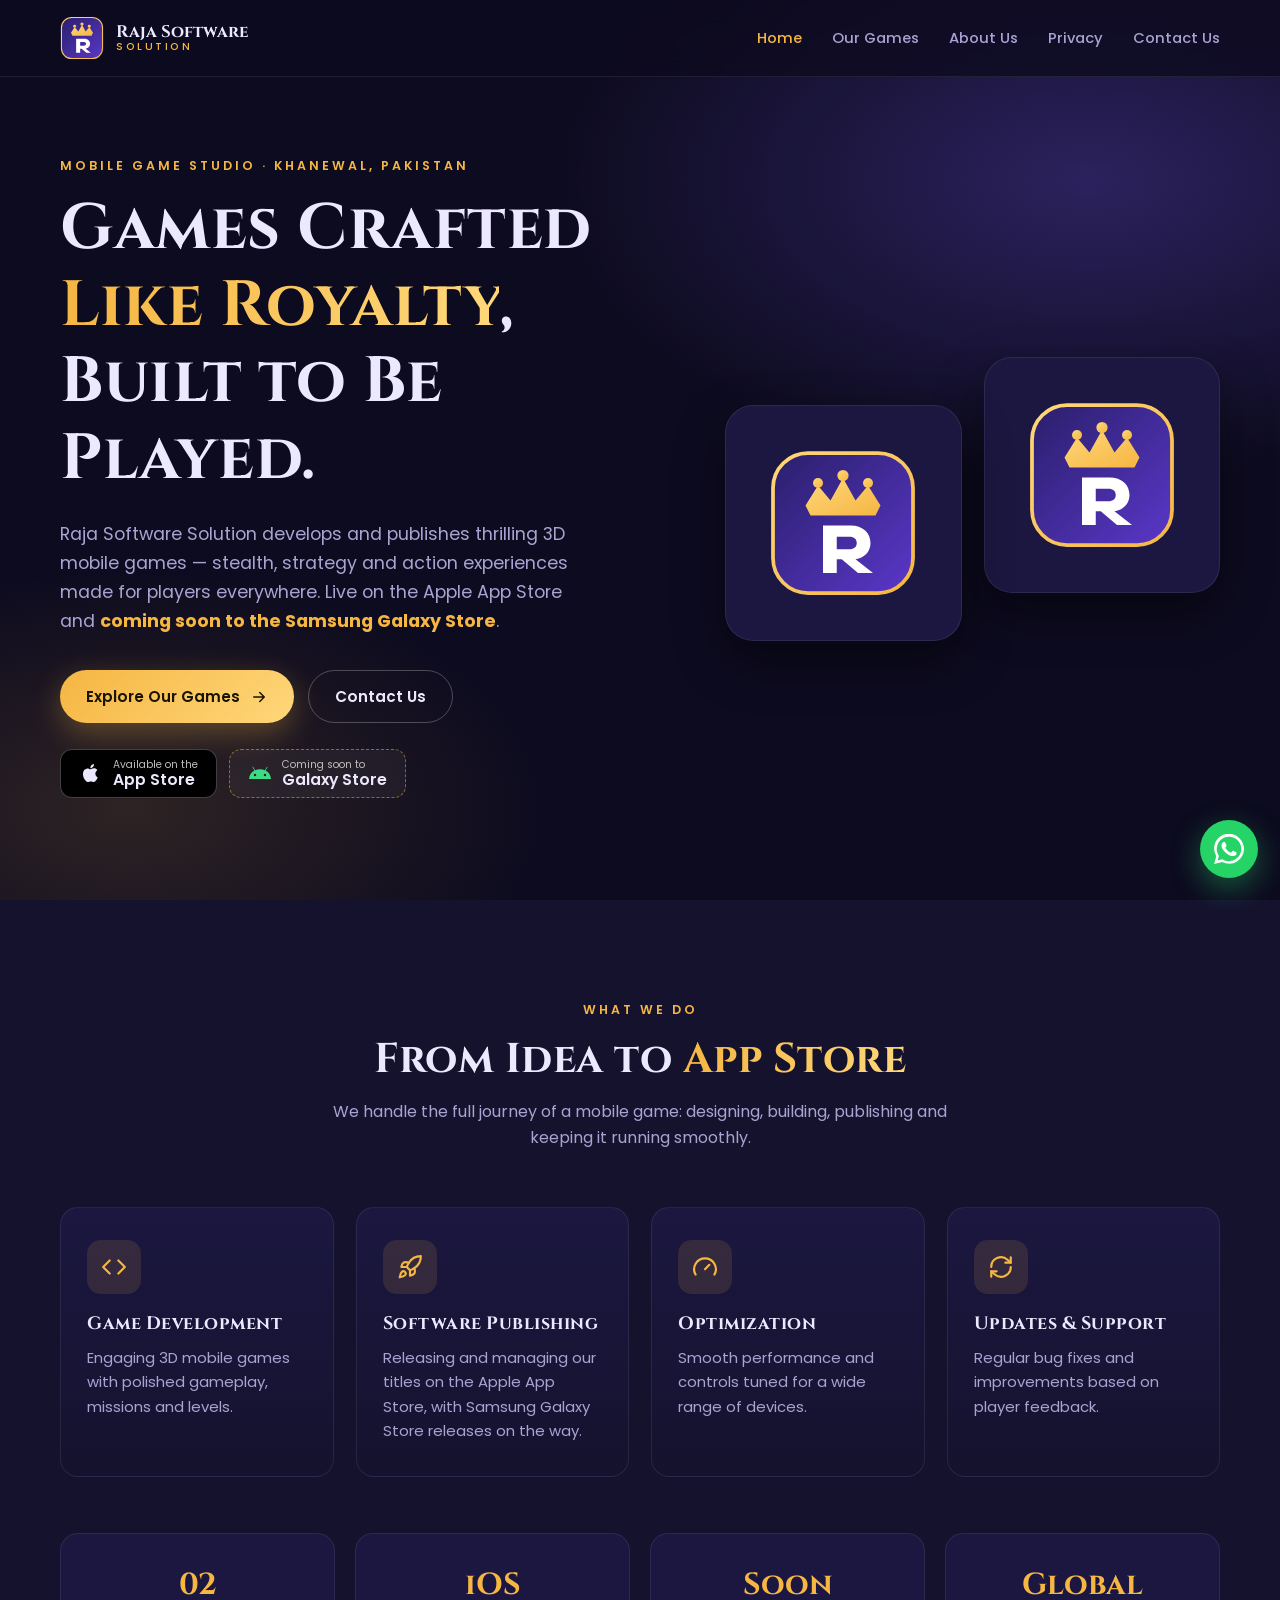
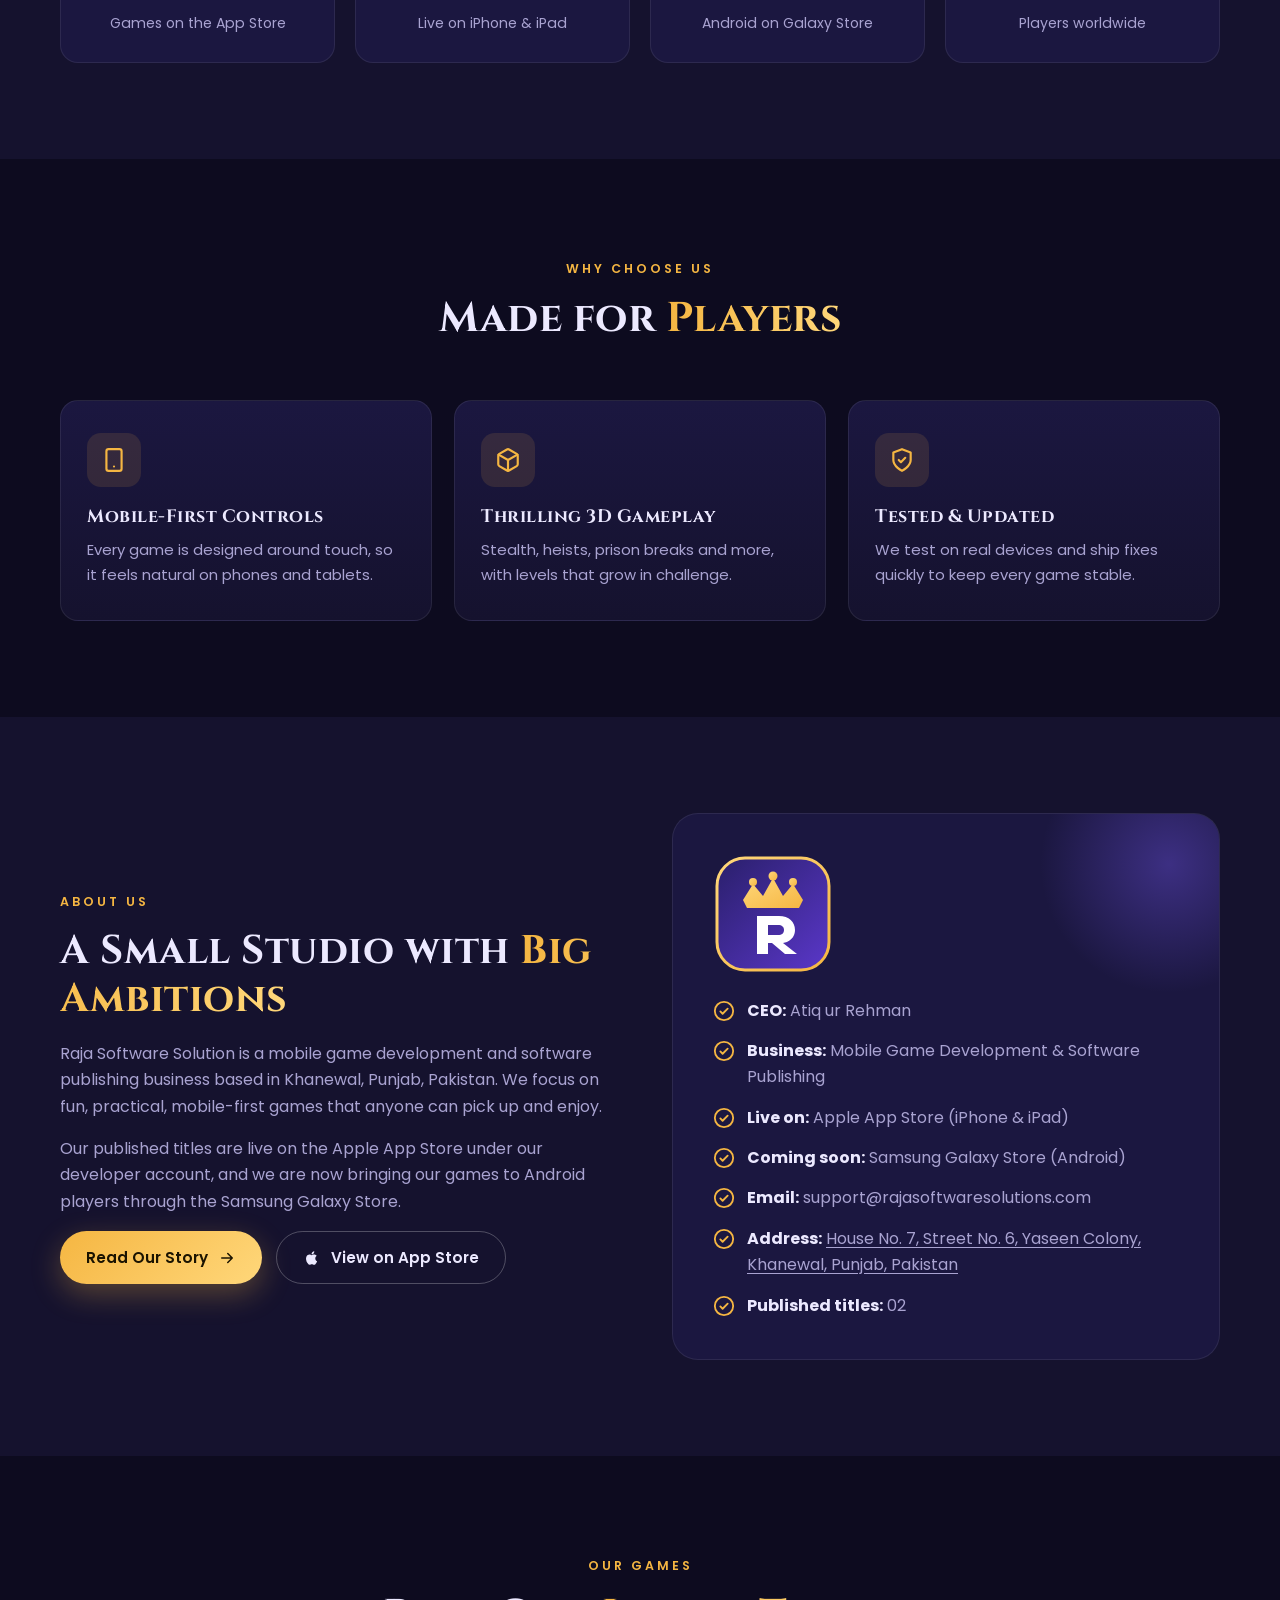
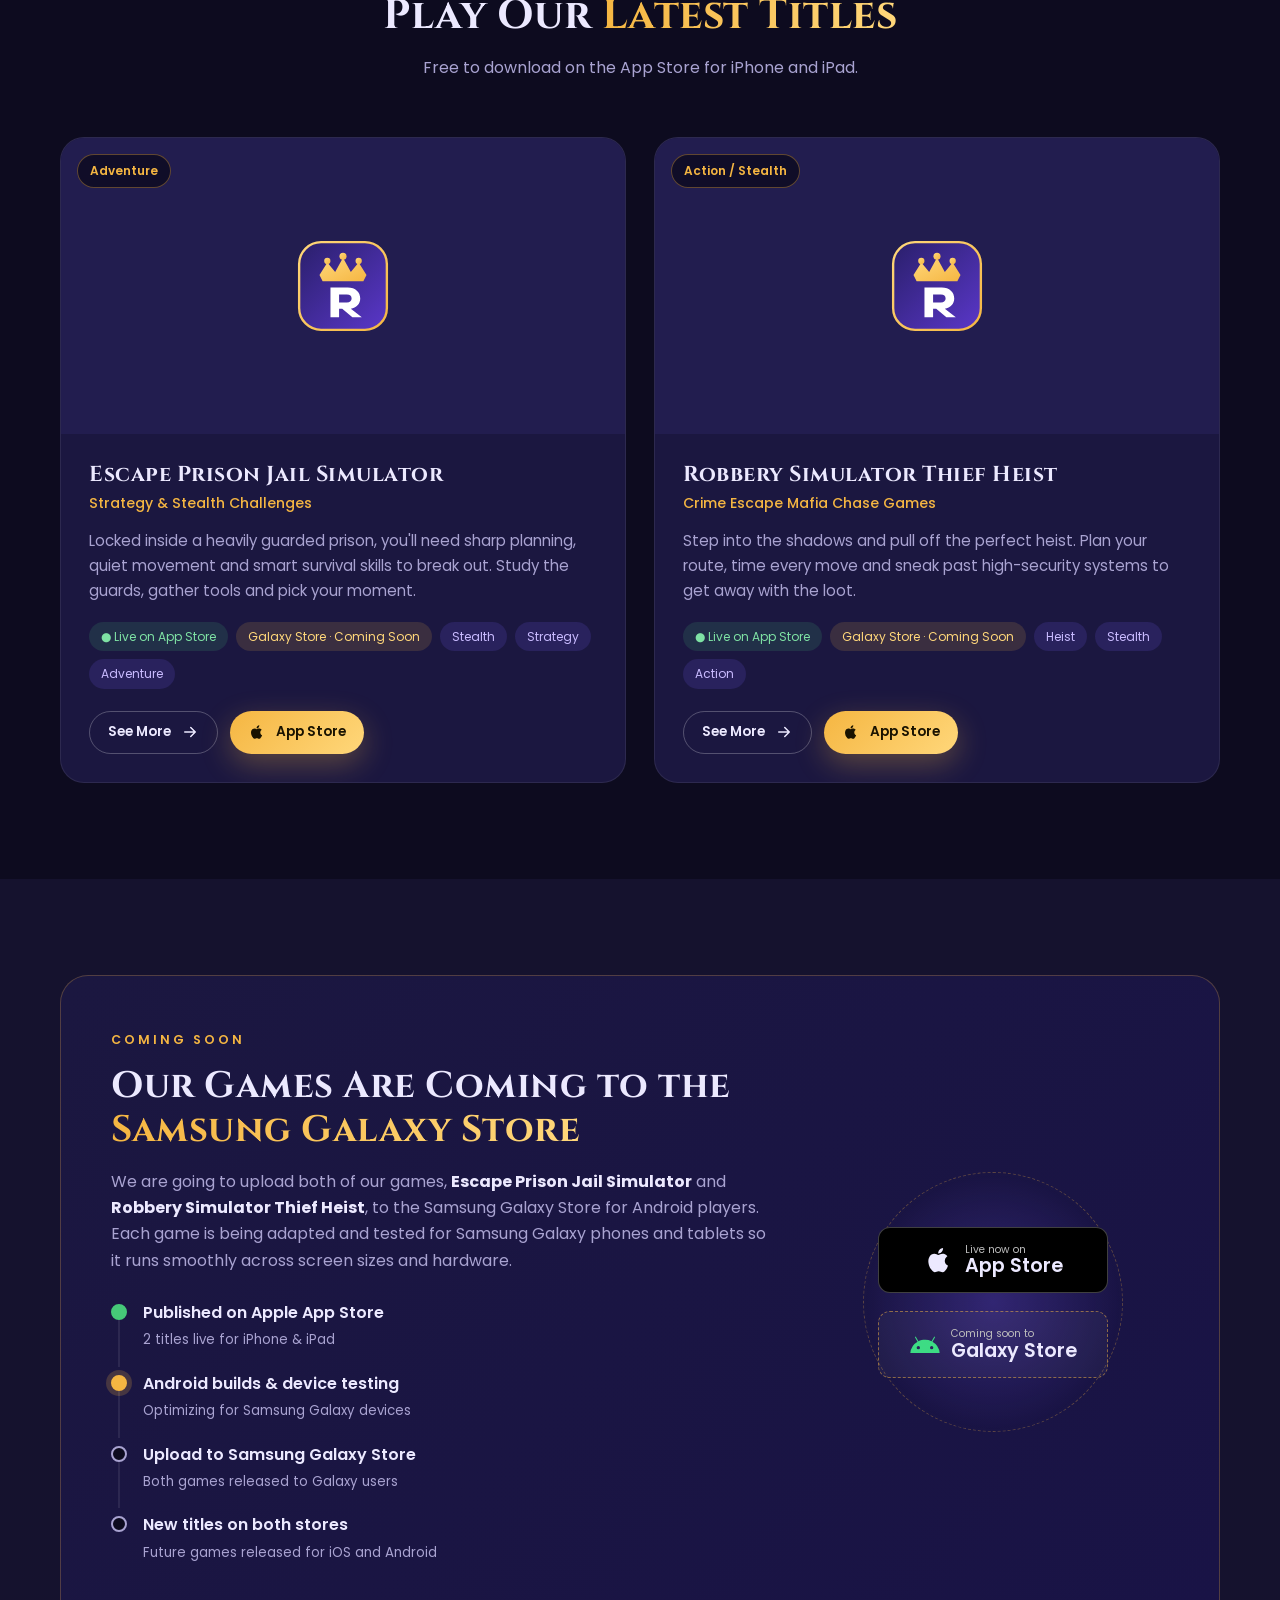
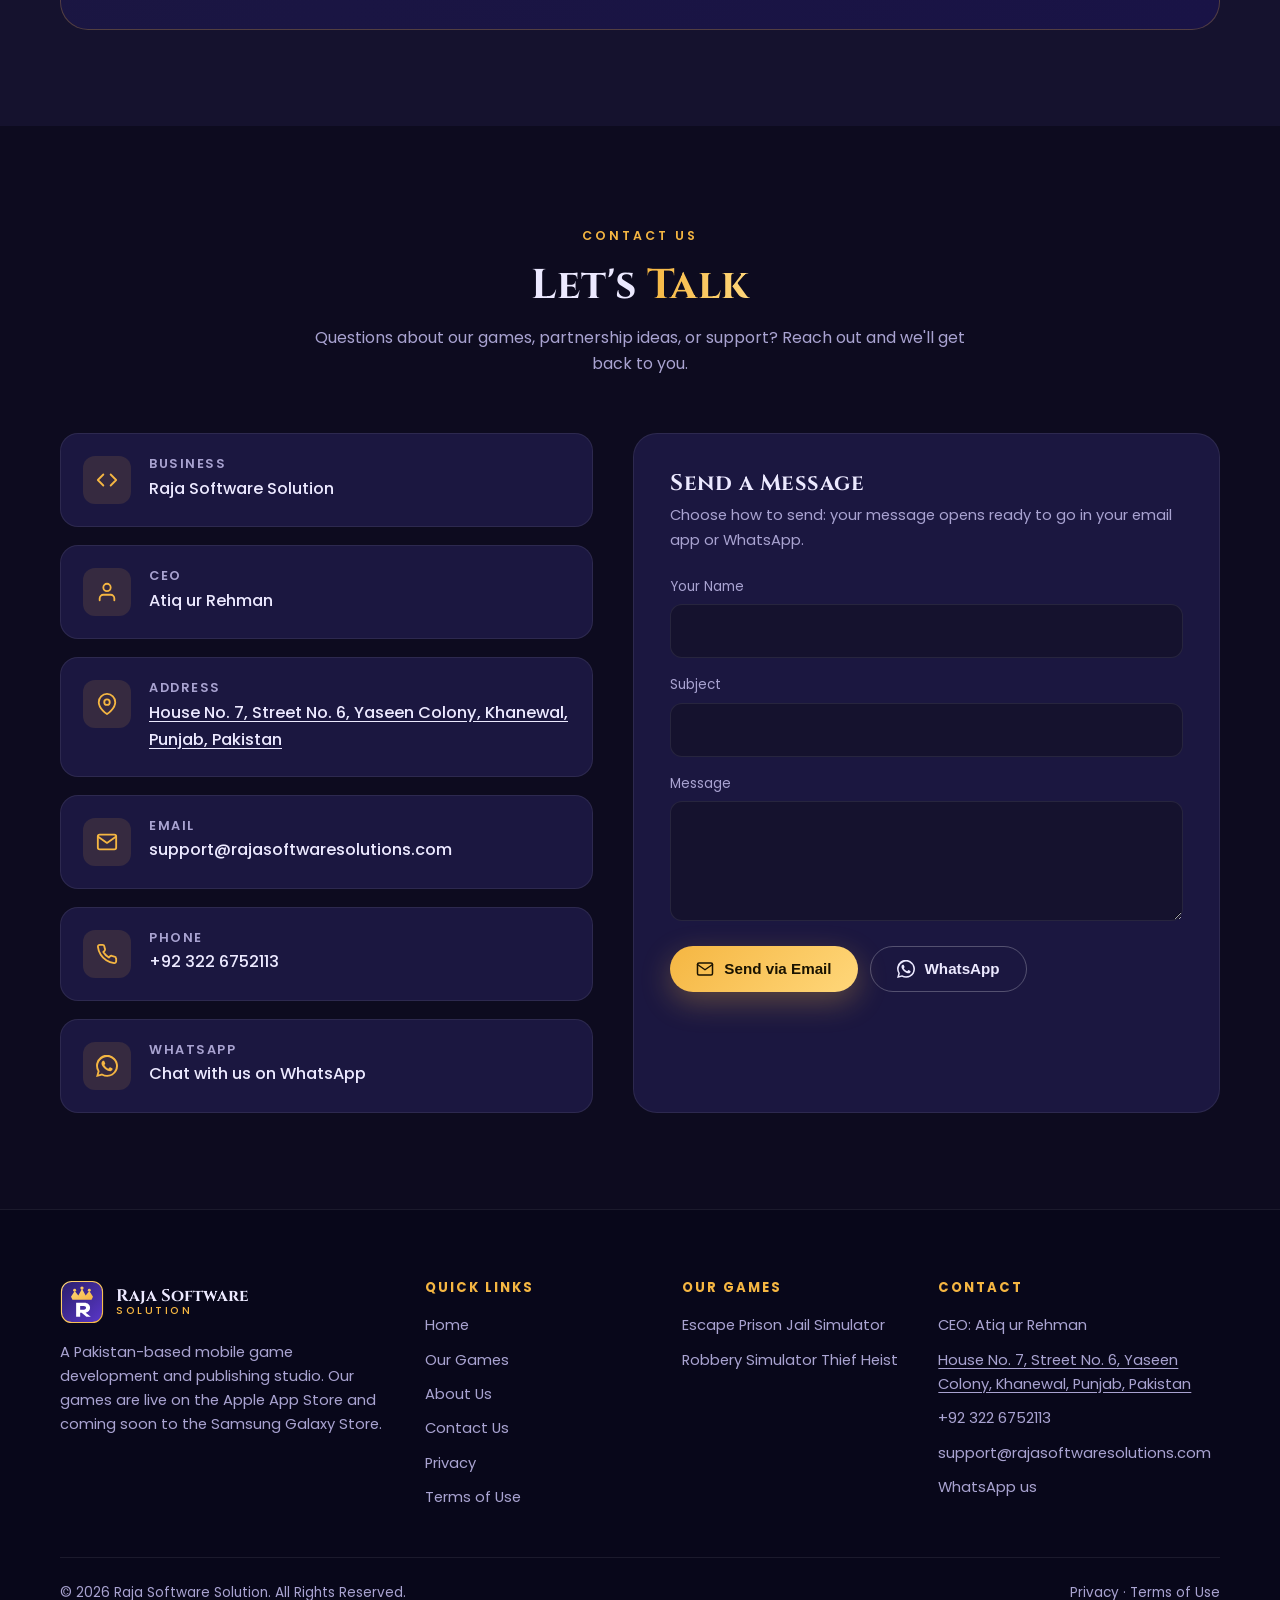
<file: index.html>
<!DOCTYPE html>
<html lang="en">
<head>
<meta charset="UTF-8">
<meta name="viewport" content="width=device-width, initial-scale=1.0">
<title>Raja Software Solution | Mobile Game Development</title>
<meta name="description" content="Raja Software Solution is a mobile game development and software publishing studio from Khanewal, Pakistan, creating action and stealth games for iPhone and iPad.">
<meta property="og:title" content="Raja Software Solution | Mobile Game Development">
<meta property="og:description" content="Raja Software Solution is a mobile game development and software publishing studio from Khanewal, Pakistan, creating action and stealth games for iPhone and iPad.">
<meta property="og:type" content="website">
<meta name="theme-color" content="#0d0b1f">
<link rel="icon" type="image/svg+xml" href="images/logo.svg">
<link rel="preconnect" href="https://fonts.googleapis.com"><link rel="preconnect" href="https://fonts.gstatic.com" crossorigin><link href="https://fonts.googleapis.com/css2?family=Cinzel:wght@600;700&family=Poppins:wght@400;500;600&display=swap" rel="stylesheet">
<link rel="stylesheet" href="css/style.css">
</head>
<body>
<header class="header">
  <nav class="container nav">
    <a class="brand" href="index.html">
      <img src="images/logo.svg" alt="Raja Software Solution logo">
      <span class="brand-name">Raja Software<small>Solution</small></span>
    </a>
    <button class="menu-toggle" aria-label="Open menu" aria-expanded="false"><svg viewBox="0 0 24 24" fill="none" stroke="currentColor" stroke-width="2" stroke-linecap="round"><path d="M4 7h16M4 12h16M4 17h16"/></svg></button>
    <ul class="nav-links">
      <li><a href="index.html" class="active">Home</a></li>
      <li><a href="games.html">Our Games</a></li>
      <li><a href="about.html">About Us</a></li>
      <li><a href="privacy.html">Privacy</a></li>
      <li><a href="index.html#contact">Contact Us</a></li>
    </ul>
  </nav>
</header>

<section class="hero">
  <div class="container hero-grid">
    <div class="reveal">
      <span class="eyebrow">Mobile Game Studio &middot; Khanewal, Pakistan</span>
      <h1>Games Crafted <span class="gold-text">Like Royalty</span>, Built to Be Played.</h1>
      <p class="lead">Raja Software Solution develops and publishes thrilling 3D mobile games &mdash; stealth, strategy and action experiences made for players everywhere. Live on the Apple App Store and <strong style="color:var(--gold)">coming soon to the Samsung Galaxy Store</strong>.</p>
      <div class="hero-actions">
        <a class="btn btn-gold" href="#games">Explore Our Games <svg viewBox="0 0 24 24" fill="none" stroke="currentColor" stroke-width="2" stroke-linecap="round" stroke-linejoin="round"><path d="M5 12h14M13 6l6 6-6 6"/></svg></a>
        <a class="btn btn-outline" href="#contact">Contact Us</a>
      </div>
      <div class="store-row">
        <a class="store-pill" href="https://apps.apple.com/us/developer/atiq-ur-rehman/id1822009987" target="_blank" rel="noopener"><svg viewBox="0 0 24 24" fill="currentColor"><path d="M16.37 12.6c-.02-2.3 1.88-3.4 1.96-3.46-1.07-1.56-2.73-1.78-3.32-1.8-1.41-.14-2.76.83-3.47.83-.72 0-1.82-.81-3-.79-1.54.02-2.96.9-3.76 2.28-1.6 2.78-.41 6.9 1.15 9.16.76 1.1 1.67 2.34 2.86 2.3 1.15-.05 1.58-.74 2.97-.74 1.38 0 1.77.74 2.98.72 1.23-.02 2.01-1.12 2.76-2.23.87-1.28 1.23-2.52 1.25-2.58-.03-.01-2.4-.92-2.42-3.66zM14.1 5.86c.63-.77 1.06-1.83.94-2.9-.91.04-2.01.61-2.66 1.37-.58.67-1.1 1.76-.96 2.8 1.01.08 2.05-.51 2.68-1.27z"/></svg><span><small>Available on the</small>App Store</span></a>
        <div class="store-pill muted"><svg viewBox="0 0 24 24" fill="currentColor"><path d="M17.6 9.48l1.84-3.18a.38.38 0 0 0-.66-.38l-1.86 3.22A11.4 11.4 0 0 0 12 8.15c-1.76 0-3.42.37-4.92 1L5.22 5.92a.38.38 0 0 0-.66.38L6.4 9.48A10.8 10.8 0 0 0 1 18h22a10.8 10.8 0 0 0-5.4-8.52zM7 15.25a1.25 1.25 0 1 1 0-2.5 1.25 1.25 0 0 1 0 2.5zm10 0a1.25 1.25 0 1 1 0-2.5 1.25 1.25 0 0 1 0 2.5z"/></svg><span><small>Coming soon to</small>Galaxy Store</span></div>
      </div>
    </div>
    <div class="hero-visual reveal">
      <div class="crown-glow"></div>
      <a class="tile" href="games/escape-prison-jail-simulator.html"><img src="https://is1-ssl.mzstatic.com/image/thumb/Purple211/v4/51/65/7e/51657ee8-8e07-b8b7-0547-99e2edcc2244/AppIcon-1x_U007emarketing-0-8-0-85-220-0.png/512x512bb.jpg" data-fallback="images/logo.svg" alt="Escape Prison Jail Simulator" loading="lazy"></a><a class="tile" href="games/robbery-simulator-thief-heist.html"><img src="https://is1-ssl.mzstatic.com/image/thumb/Purple211/v4/05/8f/2f/058f2ffb-a83d-3fe5-60df-d5b0ae660f90/AppIcon-1x_U007emarketing-0-8-0-85-220-0.png/512x512bb.jpg" data-fallback="images/logo.svg" alt="Robbery Simulator Thief Heist" loading="lazy"></a>
    </div>
  </div>
</section>

<section class="section alt" id="services">
  <div class="container">
    <div class="section-head reveal">
      <span class="eyebrow">What We Do</span>
      <h2>From Idea to <span class="gold-text">App Store</span></h2>
      <p>We handle the full journey of a mobile game: designing, building, publishing and keeping it running smoothly.</p>
    </div>
    <div class="grid-4">
      <div class="feature reveal"><div class="icon"><svg viewBox="0 0 24 24" fill="none" stroke="currentColor" stroke-width="2" stroke-linecap="round" stroke-linejoin="round"><path d="M16 18l6-6-6-6M8 6l-6 6 6 6"/></svg></div><h3>Game Development</h3><p>Engaging 3D mobile games with polished gameplay, missions and levels.</p></div>
      <div class="feature reveal"><div class="icon"><svg viewBox="0 0 24 24" fill="none" stroke="currentColor" stroke-width="2" stroke-linecap="round" stroke-linejoin="round"><path d="M4.5 16.5c-1.5 1.3-2 5-2 5s3.7-.5 5-2c.7-.8.7-2.1-.1-2.9a2.2 2.2 0 0 0-2.9-.1z"/><path d="M12 15l-3-3a22 22 0 0 1 2-3.9A12.9 12.9 0 0 1 22 2c0 2.7-.8 7.5-6 11a22.4 22.4 0 0 1-4 2z"/><path d="M9 12H4s.6-3 2-4c1.6-1.1 5 0 5 0M12 15v5s3-.6 4-2c1.1-1.6 0-5 0-5"/></svg></div><h3>Software Publishing</h3><p>Releasing and managing our titles on the Apple App Store, with Samsung Galaxy Store releases on the way.</p></div>
      <div class="feature reveal"><div class="icon"><svg viewBox="0 0 24 24" fill="none" stroke="currentColor" stroke-width="2" stroke-linecap="round" stroke-linejoin="round"><path d="M12 14l4-4"/><path d="M3.3 19a10 10 0 1 1 17.4 0"/></svg></div><h3>Optimization</h3><p>Smooth performance and controls tuned for a wide range of devices.</p></div>
      <div class="feature reveal"><div class="icon"><svg viewBox="0 0 24 24" fill="none" stroke="currentColor" stroke-width="2" stroke-linecap="round" stroke-linejoin="round"><path d="M21 12a9 9 0 0 1-15 6.7L3 16M3 12a9 9 0 0 1 15-6.7L21 8"/><path d="M21 3v5h-5M3 21v-5h5"/></svg></div><h3>Updates &amp; Support</h3><p>Regular bug fixes and improvements based on player feedback.</p></div>
    </div>
    <div class="stats reveal">
      <div class="stat"><strong>02</strong><span>Games on the App Store</span></div>
      <div class="stat"><strong>iOS</strong><span>Live on iPhone &amp; iPad</span></div>
      <div class="stat"><strong>Soon</strong><span>Android on Galaxy Store</span></div>
      <div class="stat"><strong>Global</strong><span>Players worldwide</span></div>
    </div>
  </div>
</section>

<section class="section" id="why">
  <div class="container">
    <div class="section-head reveal">
      <span class="eyebrow">Why Choose Us</span>
      <h2>Made for <span class="gold-text">Players</span></h2>
    </div>
    <div class="grid-3">
      <div class="feature reveal"><div class="icon"><svg viewBox="0 0 24 24" fill="none" stroke="currentColor" stroke-width="2" stroke-linecap="round" stroke-linejoin="round"><rect x="5" y="2" width="14" height="20" rx="2"/><path d="M12 18h.01"/></svg></div><h3>Mobile-First Controls</h3><p>Every game is designed around touch, so it feels natural on phones and tablets.</p></div>
      <div class="feature reveal"><div class="icon"><svg viewBox="0 0 24 24" fill="none" stroke="currentColor" stroke-width="2" stroke-linecap="round" stroke-linejoin="round"><path d="M21 16V8a2 2 0 0 0-1-1.7l-7-4a2 2 0 0 0-2 0l-7 4A2 2 0 0 0 3 8v8a2 2 0 0 0 1 1.7l7 4a2 2 0 0 0 2 0l7-4a2 2 0 0 0 1-1.7z"/><path d="M3.3 7L12 12l8.7-5M12 22V12"/></svg></div><h3>Thrilling 3D Gameplay</h3><p>Stealth, heists, prison breaks and more, with levels that grow in challenge.</p></div>
      <div class="feature reveal"><div class="icon"><svg viewBox="0 0 24 24" fill="none" stroke="currentColor" stroke-width="2" stroke-linecap="round" stroke-linejoin="round"><path d="M12 22s8-4 8-10V5l-8-3-8 3v7c0 6 8 10 8 10z"/><path d="M9 12l2 2 4-4"/></svg></div><h3>Tested &amp; Updated</h3><p>We test on real devices and ship fixes quickly to keep every game stable.</p></div>
    </div>
  </div>
</section>

<section class="section alt" id="about">
  <div class="container about-grid">
    <div class="about-text reveal">
      <span class="eyebrow">About Us</span>
      <h2>A Small Studio with <span class="gold-text">Big Ambitions</span></h2>
      <p>Raja Software Solution is a mobile game development and software publishing business based in Khanewal, Punjab, Pakistan. We focus on fun, practical, mobile-first games that anyone can pick up and enjoy.</p>
      <p>Our published titles are live on the Apple App Store under our developer account, and we are now bringing our games to Android players through the Samsung Galaxy Store.</p>
      <div class="hero-actions">
        <a class="btn btn-gold" href="about.html">Read Our Story <svg viewBox="0 0 24 24" fill="none" stroke="currentColor" stroke-width="2" stroke-linecap="round" stroke-linejoin="round"><path d="M5 12h14M13 6l6 6-6 6"/></svg></a>
        <a class="btn btn-outline" href="https://apps.apple.com/us/developer/atiq-ur-rehman/id1822009987" target="_blank" rel="noopener"><svg viewBox="0 0 24 24" fill="currentColor"><path d="M16.37 12.6c-.02-2.3 1.88-3.4 1.96-3.46-1.07-1.56-2.73-1.78-3.32-1.8-1.41-.14-2.76.83-3.47.83-.72 0-1.82-.81-3-.79-1.54.02-2.96.9-3.76 2.28-1.6 2.78-.41 6.9 1.15 9.16.76 1.1 1.67 2.34 2.86 2.3 1.15-.05 1.58-.74 2.97-.74 1.38 0 1.77.74 2.98.72 1.23-.02 2.01-1.12 2.76-2.23.87-1.28 1.23-2.52 1.25-2.58-.03-.01-2.4-.92-2.42-3.66zM14.1 5.86c.63-.77 1.06-1.83.94-2.9-.91.04-2.01.61-2.66 1.37-.58.67-1.1 1.76-.96 2.8 1.01.08 2.05-.51 2.68-1.27z"/></svg> View on App Store</a>
      </div>
    </div>
    <div class="about-card reveal">
      <img src="images/logo.svg" alt="Raja Software Solution logo">
      <ul>
        <li><svg viewBox="0 0 24 24" fill="none" stroke="currentColor" stroke-width="2" stroke-linecap="round" stroke-linejoin="round"><circle cx="12" cy="12" r="10"/><path d="M8 12.5l2.5 2.5L16 9.5"/></svg><span><strong style="color:var(--text)">CEO:</strong> Atiq ur Rehman</span></li>
        <li><svg viewBox="0 0 24 24" fill="none" stroke="currentColor" stroke-width="2" stroke-linecap="round" stroke-linejoin="round"><circle cx="12" cy="12" r="10"/><path d="M8 12.5l2.5 2.5L16 9.5"/></svg><span><strong style="color:var(--text)">Business:</strong> Mobile Game Development &amp; Software Publishing</span></li>
        <li><svg viewBox="0 0 24 24" fill="none" stroke="currentColor" stroke-width="2" stroke-linecap="round" stroke-linejoin="round"><circle cx="12" cy="12" r="10"/><path d="M8 12.5l2.5 2.5L16 9.5"/></svg><span><strong style="color:var(--text)">Live on:</strong> Apple App Store (iPhone &amp; iPad)</span></li>
        <li><svg viewBox="0 0 24 24" fill="none" stroke="currentColor" stroke-width="2" stroke-linecap="round" stroke-linejoin="round"><circle cx="12" cy="12" r="10"/><path d="M8 12.5l2.5 2.5L16 9.5"/></svg><span><strong style="color:var(--text)">Coming soon:</strong> Samsung Galaxy Store (Android)</span></li>
        <li><svg viewBox="0 0 24 24" fill="none" stroke="currentColor" stroke-width="2" stroke-linecap="round" stroke-linejoin="round"><circle cx="12" cy="12" r="10"/><path d="M8 12.5l2.5 2.5L16 9.5"/></svg><span><strong style="color:var(--text)">Email:</strong> support@rajasoftwaresolutions.com</span></li>
        <li><svg viewBox="0 0 24 24" fill="none" stroke="currentColor" stroke-width="2" stroke-linecap="round" stroke-linejoin="round"><circle cx="12" cy="12" r="10"/><path d="M8 12.5l2.5 2.5L16 9.5"/></svg><span><strong style="color:var(--text)">Address:</strong> <a href="https://www.google.com/maps/search/?api=1&query=House+No.+7+Street+No.+6+Yaseen+Colony+Khanewal+Punjab+Pakistan" target="_blank" rel="noopener" class="addr-link">House No. 7, Street No. 6, Yaseen Colony, Khanewal, Punjab, Pakistan</a></span></li>
        <li><svg viewBox="0 0 24 24" fill="none" stroke="currentColor" stroke-width="2" stroke-linecap="round" stroke-linejoin="round"><circle cx="12" cy="12" r="10"/><path d="M8 12.5l2.5 2.5L16 9.5"/></svg><span><strong style="color:var(--text)">Published titles:</strong> 02</span></li>
      </ul>
    </div>
  </div>
</section>

<section class="section" id="games">
  <div class="container">
    <div class="section-head reveal">
      <span class="eyebrow">Our Games</span>
      <h2>Play Our <span class="gold-text">Latest Titles</span></h2>
      <p>Free to download on the App Store for iPhone and iPad.</p>
    </div>
    <div class="games-grid">
<article class="game-card reveal">
  <div class="game-banner"><img src="https://is1-ssl.mzstatic.com/image/thumb/Purple211/v4/51/65/7e/51657ee8-8e07-b8b7-0547-99e2edcc2244/AppIcon-1x_U007emarketing-0-8-0-85-220-0.png/1200x630wa.jpg" data-fallback="images/logo.svg" alt="Escape Prison Jail Simulator" loading="lazy"><span class="badge">Adventure</span></div>
  <div class="game-body">
    <h3>Escape Prison Jail Simulator</h3>
    <div class="sub">Strategy & Stealth Challenges</div>
    <p>Locked inside a heavily guarded prison, you'll need sharp planning, quiet movement and smart survival skills to break out. Study the guards, gather tools and pick your moment.</p>
    <div class="tags"><span class="tag live">&#9679; Live on App Store</span><span class="tag soon">Galaxy Store &middot; Coming Soon</span><span class="tag">Stealth</span><span class="tag">Strategy</span><span class="tag">Adventure</span></div>
    <div class="game-actions">
      <a class="btn btn-outline btn-sm" href="games/escape-prison-jail-simulator.html">See More <svg viewBox="0 0 24 24" fill="none" stroke="currentColor" stroke-width="2" stroke-linecap="round" stroke-linejoin="round"><path d="M5 12h14M13 6l6 6-6 6"/></svg></a>
      <a class="btn btn-gold btn-sm" href="https://apps.apple.com/us/app/escape-prison-jail-simulator/id6759789445" target="_blank" rel="noopener"><svg viewBox="0 0 24 24" fill="currentColor"><path d="M16.37 12.6c-.02-2.3 1.88-3.4 1.96-3.46-1.07-1.56-2.73-1.78-3.32-1.8-1.41-.14-2.76.83-3.47.83-.72 0-1.82-.81-3-.79-1.54.02-2.96.9-3.76 2.28-1.6 2.78-.41 6.9 1.15 9.16.76 1.1 1.67 2.34 2.86 2.3 1.15-.05 1.58-.74 2.97-.74 1.38 0 1.77.74 2.98.72 1.23-.02 2.01-1.12 2.76-2.23.87-1.28 1.23-2.52 1.25-2.58-.03-.01-2.4-.92-2.42-3.66zM14.1 5.86c.63-.77 1.06-1.83.94-2.9-.91.04-2.01.61-2.66 1.37-.58.67-1.1 1.76-.96 2.8 1.01.08 2.05-.51 2.68-1.27z"/></svg> App Store</a>
    </div>
  </div>
</article>
<article class="game-card reveal">
  <div class="game-banner"><img src="https://is1-ssl.mzstatic.com/image/thumb/Purple211/v4/05/8f/2f/058f2ffb-a83d-3fe5-60df-d5b0ae660f90/AppIcon-1x_U007emarketing-0-8-0-85-220-0.png/1200x630wa.jpg" data-fallback="images/logo.svg" alt="Robbery Simulator Thief Heist" loading="lazy"><span class="badge">Action / Stealth</span></div>
  <div class="game-body">
    <h3>Robbery Simulator Thief Heist</h3>
    <div class="sub">Crime Escape Mafia Chase Games</div>
    <p>Step into the shadows and pull off the perfect heist. Plan your route, time every move and sneak past high-security systems to get away with the loot.</p>
    <div class="tags"><span class="tag live">&#9679; Live on App Store</span><span class="tag soon">Galaxy Store &middot; Coming Soon</span><span class="tag">Heist</span><span class="tag">Stealth</span><span class="tag">Action</span></div>
    <div class="game-actions">
      <a class="btn btn-outline btn-sm" href="games/robbery-simulator-thief-heist.html">See More <svg viewBox="0 0 24 24" fill="none" stroke="currentColor" stroke-width="2" stroke-linecap="round" stroke-linejoin="round"><path d="M5 12h14M13 6l6 6-6 6"/></svg></a>
      <a class="btn btn-gold btn-sm" href="https://apps.apple.com/us/app/robbery-simulator-thief-heist/id6756493944" target="_blank" rel="noopener"><svg viewBox="0 0 24 24" fill="currentColor"><path d="M16.37 12.6c-.02-2.3 1.88-3.4 1.96-3.46-1.07-1.56-2.73-1.78-3.32-1.8-1.41-.14-2.76.83-3.47.83-.72 0-1.82-.81-3-.79-1.54.02-2.96.9-3.76 2.28-1.6 2.78-.41 6.9 1.15 9.16.76 1.1 1.67 2.34 2.86 2.3 1.15-.05 1.58-.74 2.97-.74 1.38 0 1.77.74 2.98.72 1.23-.02 2.01-1.12 2.76-2.23.87-1.28 1.23-2.52 1.25-2.58-.03-.01-2.4-.92-2.42-3.66zM14.1 5.86c.63-.77 1.06-1.83.94-2.9-.91.04-2.01.61-2.66 1.37-.58.67-1.1 1.76-.96 2.8 1.01.08 2.05-.51 2.68-1.27z"/></svg> App Store</a>
    </div>
  </div>
</article>
    </div>
  </div>
</section>
<section class="section alt" id="galaxy">
  <div class="container">
    <div class="galaxy-band reveal">
      <div>
        <span class="eyebrow">Coming Soon</span>
        <h2>Our Games Are Coming to the <span class="gold-text">Samsung Galaxy Store</span></h2>
        <p>We are going to upload both of our games, <strong style="color:var(--text)">Escape Prison Jail Simulator</strong> and <strong style="color:var(--text)">Robbery Simulator Thief Heist</strong>, to the Samsung Galaxy Store for Android players. Each game is being adapted and tested for Samsung Galaxy phones and tablets so it runs smoothly across screen sizes and hardware.</p>
        <ul class="roadmap">
          <li class="done"><span class="dot"></span><div><strong>Published on Apple App Store</strong><small>2 titles live for iPhone &amp; iPad</small></div></li>
          <li class="active"><span class="dot"></span><div><strong>Android builds &amp; device testing</strong><small>Optimizing for Samsung Galaxy devices</small></div></li>
          <li><span class="dot"></span><div><strong>Upload to Samsung Galaxy Store</strong><small>Both games released to Galaxy users</small></div></li>
          <li><span class="dot"></span><div><strong>New titles on both stores</strong><small>Future games released for iOS and Android</small></div></li>
        </ul>
      </div>
      <div class="galaxy-visual">
        <div class="galaxy-ring"></div>
        <div class="store-pill big"><svg viewBox="0 0 24 24" fill="currentColor"><path d="M16.37 12.6c-.02-2.3 1.88-3.4 1.96-3.46-1.07-1.56-2.73-1.78-3.32-1.8-1.41-.14-2.76.83-3.47.83-.72 0-1.82-.81-3-.79-1.54.02-2.96.9-3.76 2.28-1.6 2.78-.41 6.9 1.15 9.16.76 1.1 1.67 2.34 2.86 2.3 1.15-.05 1.58-.74 2.97-.74 1.38 0 1.77.74 2.98.72 1.23-.02 2.01-1.12 2.76-2.23.87-1.28 1.23-2.52 1.25-2.58-.03-.01-2.4-.92-2.42-3.66zM14.1 5.86c.63-.77 1.06-1.83.94-2.9-.91.04-2.01.61-2.66 1.37-.58.67-1.1 1.76-.96 2.8 1.01.08 2.05-.51 2.68-1.27z"/></svg><span><small>Live now on</small>App Store</span></div>
        <div class="store-pill big muted"><svg viewBox="0 0 24 24" fill="currentColor"><path d="M17.6 9.48l1.84-3.18a.38.38 0 0 0-.66-.38l-1.86 3.22A11.4 11.4 0 0 0 12 8.15c-1.76 0-3.42.37-4.92 1L5.22 5.92a.38.38 0 0 0-.66.38L6.4 9.48A10.8 10.8 0 0 0 1 18h22a10.8 10.8 0 0 0-5.4-8.52zM7 15.25a1.25 1.25 0 1 1 0-2.5 1.25 1.25 0 0 1 0 2.5zm10 0a1.25 1.25 0 1 1 0-2.5 1.25 1.25 0 0 1 0 2.5z"/></svg><span><small>Coming soon to</small>Galaxy Store</span></div>
      </div>
    </div>
  </div>
</section>
<section class="section" id="contact">
  <div class="container">
    <div class="section-head reveal">
      <span class="eyebrow">Contact Us</span>
      <h2>Let's <span class="gold-text">Talk</span></h2>
      <p>Questions about our games, partnership ideas, or support? Reach out and we'll get back to you.</p>
    </div>
    <div class="contact-grid">
      <div class="contact-info reveal">
        <div class="info-row"><div class="icon"><svg viewBox="0 0 24 24" fill="none" stroke="currentColor" stroke-width="2" stroke-linecap="round" stroke-linejoin="round"><path d="M16 18l6-6-6-6M8 6l-6 6 6 6"/></svg></div><div><h4>Business</h4><p>Raja Software Solution</p></div></div>
        <div class="info-row"><div class="icon"><svg viewBox="0 0 24 24" fill="none" stroke="currentColor" stroke-width="2" stroke-linecap="round" stroke-linejoin="round"><path d="M20 21v-2a4 4 0 0 0-4-4H8a4 4 0 0 0-4 4v2"/><circle cx="12" cy="7" r="4"/></svg></div><div><h4>CEO</h4><p>Atiq ur Rehman</p></div></div>
        <div class="info-row"><div class="icon"><svg viewBox="0 0 24 24" fill="none" stroke="currentColor" stroke-width="2" stroke-linecap="round" stroke-linejoin="round"><path d="M21 10c0 7-9 13-9 13S3 17 3 10a9 9 0 0 1 18 0z"/><circle cx="12" cy="10" r="3"/></svg></div><div><h4>Address</h4><p><a href="https://www.google.com/maps/search/?api=1&query=House+No.+7+Street+No.+6+Yaseen+Colony+Khanewal+Punjab+Pakistan" target="_blank" rel="noopener" class="addr-link">House No. 7, Street No. 6, Yaseen Colony, Khanewal, Punjab, Pakistan</a></p></div></div>
        <div class="info-row"><div class="icon"><svg viewBox="0 0 24 24" fill="none" stroke="currentColor" stroke-width="2" stroke-linecap="round" stroke-linejoin="round"><rect x="2" y="4" width="20" height="16" rx="2"/><path d="M22 6l-10 7L2 6"/></svg></div><div><h4>Email</h4><a href="mailto:support@rajasoftwaresolutions.com">support@rajasoftwaresolutions.com</a></div></div>
        <div class="info-row"><div class="icon"><svg viewBox="0 0 24 24" fill="none" stroke="currentColor" stroke-width="2" stroke-linecap="round" stroke-linejoin="round"><path d="M22 16.9v3a2 2 0 0 1-2.2 2 19.8 19.8 0 0 1-8.6-3.1 19.5 19.5 0 0 1-6-6A19.8 19.8 0 0 1 2.1 4.2 2 2 0 0 1 4.1 2h3a2 2 0 0 1 2 1.7c.1.9.4 1.8.7 2.7a2 2 0 0 1-.5 2.1L8 9.8a16 16 0 0 0 6 6l1.3-1.3a2 2 0 0 1 2.1-.4c.9.3 1.8.6 2.7.7a2 2 0 0 1 1.7 2z"/></svg></div><div><h4>Phone</h4><a href="tel:+923226752113">+92 322 6752113</a></div></div>
        <div class="info-row"><div class="icon"><svg viewBox="0 0 24 24" fill="currentColor"><path d="M17.5 14.4c-.3-.1-1.8-.9-2-1-.3-.1-.5-.1-.7.1-.2.3-.8 1-.9 1.2-.2.2-.3.2-.6.1-.3-.1-1.3-.5-2.4-1.5-.9-.8-1.5-1.8-1.7-2.1-.2-.3 0-.5.1-.6l.4-.5c.2-.2.2-.3.3-.5.1-.2 0-.4 0-.5l-.9-2.2c-.2-.6-.5-.5-.7-.5h-.6c-.2 0-.5.1-.8.4-.3.3-1 1-1 2.5s1.1 2.9 1.2 3.1c.1.2 2.1 3.2 5.1 4.5.7.3 1.3.5 1.7.6.7.2 1.4.2 1.9.1.6-.1 1.8-.7 2-1.4.2-.7.2-1.3.2-1.4-.1-.1-.3-.2-.6-.3zM12 21.8c-1.8 0-3.5-.5-5-1.4l-.4-.2-3.7 1 1-3.6-.2-.4A9.8 9.8 0 1 1 12 21.8zM20.5 3.5A11.8 11.8 0 0 0 1.8 17.7L.1 24l6.4-1.7A11.8 11.8 0 0 0 24 12c0-3.2-1.2-6.2-3.5-8.5z"/></svg></div><div><h4>WhatsApp</h4><a href="https://wa.me/923226752113" target="_blank" rel="noopener">Chat with us on WhatsApp</a></div></div>
      </div>
      <form class="contact-form reveal" id="contact-form">
        <h3>Send a Message</h3>
        <p>Choose how to send: your message opens ready to go in your email app or WhatsApp.</p>
        <div class="field"><label for="name">Your Name</label><input id="name" name="name" required></div>
        <div class="field"><label for="subject">Subject</label><input id="subject" name="subject" required></div>
        <div class="field"><label for="message">Message</label><textarea id="message" name="message" required></textarea></div>
        <div class="game-actions">
          <button class="btn btn-gold" type="submit" data-via="email"><svg viewBox="0 0 24 24" fill="none" stroke="currentColor" stroke-width="2" stroke-linecap="round" stroke-linejoin="round"><rect x="2" y="4" width="20" height="16" rx="2"/><path d="M22 6l-10 7L2 6"/></svg> Send via Email</button>
          <button class="btn btn-outline" type="submit" data-via="wa"><svg viewBox="0 0 24 24" fill="currentColor"><path d="M17.5 14.4c-.3-.1-1.8-.9-2-1-.3-.1-.5-.1-.7.1-.2.3-.8 1-.9 1.2-.2.2-.3.2-.6.1-.3-.1-1.3-.5-2.4-1.5-.9-.8-1.5-1.8-1.7-2.1-.2-.3 0-.5.1-.6l.4-.5c.2-.2.2-.3.3-.5.1-.2 0-.4 0-.5l-.9-2.2c-.2-.6-.5-.5-.7-.5h-.6c-.2 0-.5.1-.8.4-.3.3-1 1-1 2.5s1.1 2.9 1.2 3.1c.1.2 2.1 3.2 5.1 4.5.7.3 1.3.5 1.7.6.7.2 1.4.2 1.9.1.6-.1 1.8-.7 2-1.4.2-.7.2-1.3.2-1.4-.1-.1-.3-.2-.6-.3zM12 21.8c-1.8 0-3.5-.5-5-1.4l-.4-.2-3.7 1 1-3.6-.2-.4A9.8 9.8 0 1 1 12 21.8zM20.5 3.5A11.8 11.8 0 0 0 1.8 17.7L.1 24l6.4-1.7A11.8 11.8 0 0 0 24 12c0-3.2-1.2-6.2-3.5-8.5z"/></svg> WhatsApp</button>
        </div>
      </form>
    </div>
  </div>
</section>
<footer class="footer">
  <div class="container">
    <div class="footer-grid">
      <div>
        <a class="brand" href="index.html">
          <img src="images/logo.svg" alt="Raja Software Solution logo">
          <span class="brand-name">Raja Software<small>Solution</small></span>
        </a>
        <p>A Pakistan-based mobile game development and publishing studio. Our games are live on the Apple App Store and coming soon to the Samsung Galaxy Store.</p>
      </div>
      <div>
        <h4>Quick Links</h4>
        <ul>
          <li><a href="index.html">Home</a></li>
          <li><a href="games.html">Our Games</a></li>
          <li><a href="about.html">About Us</a></li>
          <li><a href="index.html#contact">Contact Us</a></li>
          <li><a href="privacy.html">Privacy</a></li>
          <li><a href="terms.html">Terms of Use</a></li>
        </ul>
      </div>
      <div>
        <h4>Our Games</h4>
        <ul>
          <li><a href="games/escape-prison-jail-simulator.html">Escape Prison Jail Simulator</a></li>
<li><a href="games/robbery-simulator-thief-heist.html">Robbery Simulator Thief Heist</a></li>
        </ul>
      </div>
      <div>
        <h4>Contact</h4>
        <ul>
          <li>CEO: Atiq ur Rehman</li>
          <li><a href="https://www.google.com/maps/search/?api=1&query=House+No.+7+Street+No.+6+Yaseen+Colony+Khanewal+Punjab+Pakistan" target="_blank" rel="noopener" class="addr-link">House No. 7, Street No. 6, Yaseen Colony, Khanewal, Punjab, Pakistan</a></li>
          <li><a href="tel:+923226752113">+92 322 6752113</a></li>
          <li><a href="mailto:support@rajasoftwaresolutions.com">support@rajasoftwaresolutions.com</a></li>
          <li><a href="https://wa.me/923226752113" target="_blank" rel="noopener">WhatsApp us</a></li>
        </ul>
      </div>
    </div>
    <div class="footer-bottom">
      <span>&copy; <span class="year">2026</span> Raja Software Solution. All Rights Reserved.</span>
      <span><a href="privacy.html">Privacy</a> &middot; <a href="terms.html">Terms of Use</a></span>
    </div>
  </div>
</footer>
<a class="wa-float" href="https://wa.me/923226752113" target="_blank" rel="noopener" aria-label="Chat on WhatsApp"><svg viewBox="0 0 24 24" fill="currentColor"><path d="M17.5 14.4c-.3-.1-1.8-.9-2-1-.3-.1-.5-.1-.7.1-.2.3-.8 1-.9 1.2-.2.2-.3.2-.6.1-.3-.1-1.3-.5-2.4-1.5-.9-.8-1.5-1.8-1.7-2.1-.2-.3 0-.5.1-.6l.4-.5c.2-.2.2-.3.3-.5.1-.2 0-.4 0-.5l-.9-2.2c-.2-.6-.5-.5-.7-.5h-.6c-.2 0-.5.1-.8.4-.3.3-1 1-1 2.5s1.1 2.9 1.2 3.1c.1.2 2.1 3.2 5.1 4.5.7.3 1.3.5 1.7.6.7.2 1.4.2 1.9.1.6-.1 1.8-.7 2-1.4.2-.7.2-1.3.2-1.4-.1-.1-.3-.2-.6-.3zM12 21.8c-1.8 0-3.5-.5-5-1.4l-.4-.2-3.7 1 1-3.6-.2-.4A9.8 9.8 0 1 1 12 21.8zM20.5 3.5A11.8 11.8 0 0 0 1.8 17.7L.1 24l6.4-1.7A11.8 11.8 0 0 0 24 12c0-3.2-1.2-6.2-3.5-8.5z"/></svg></a>
<script src="js/main.js"></script>
</body>
</html>
</file>
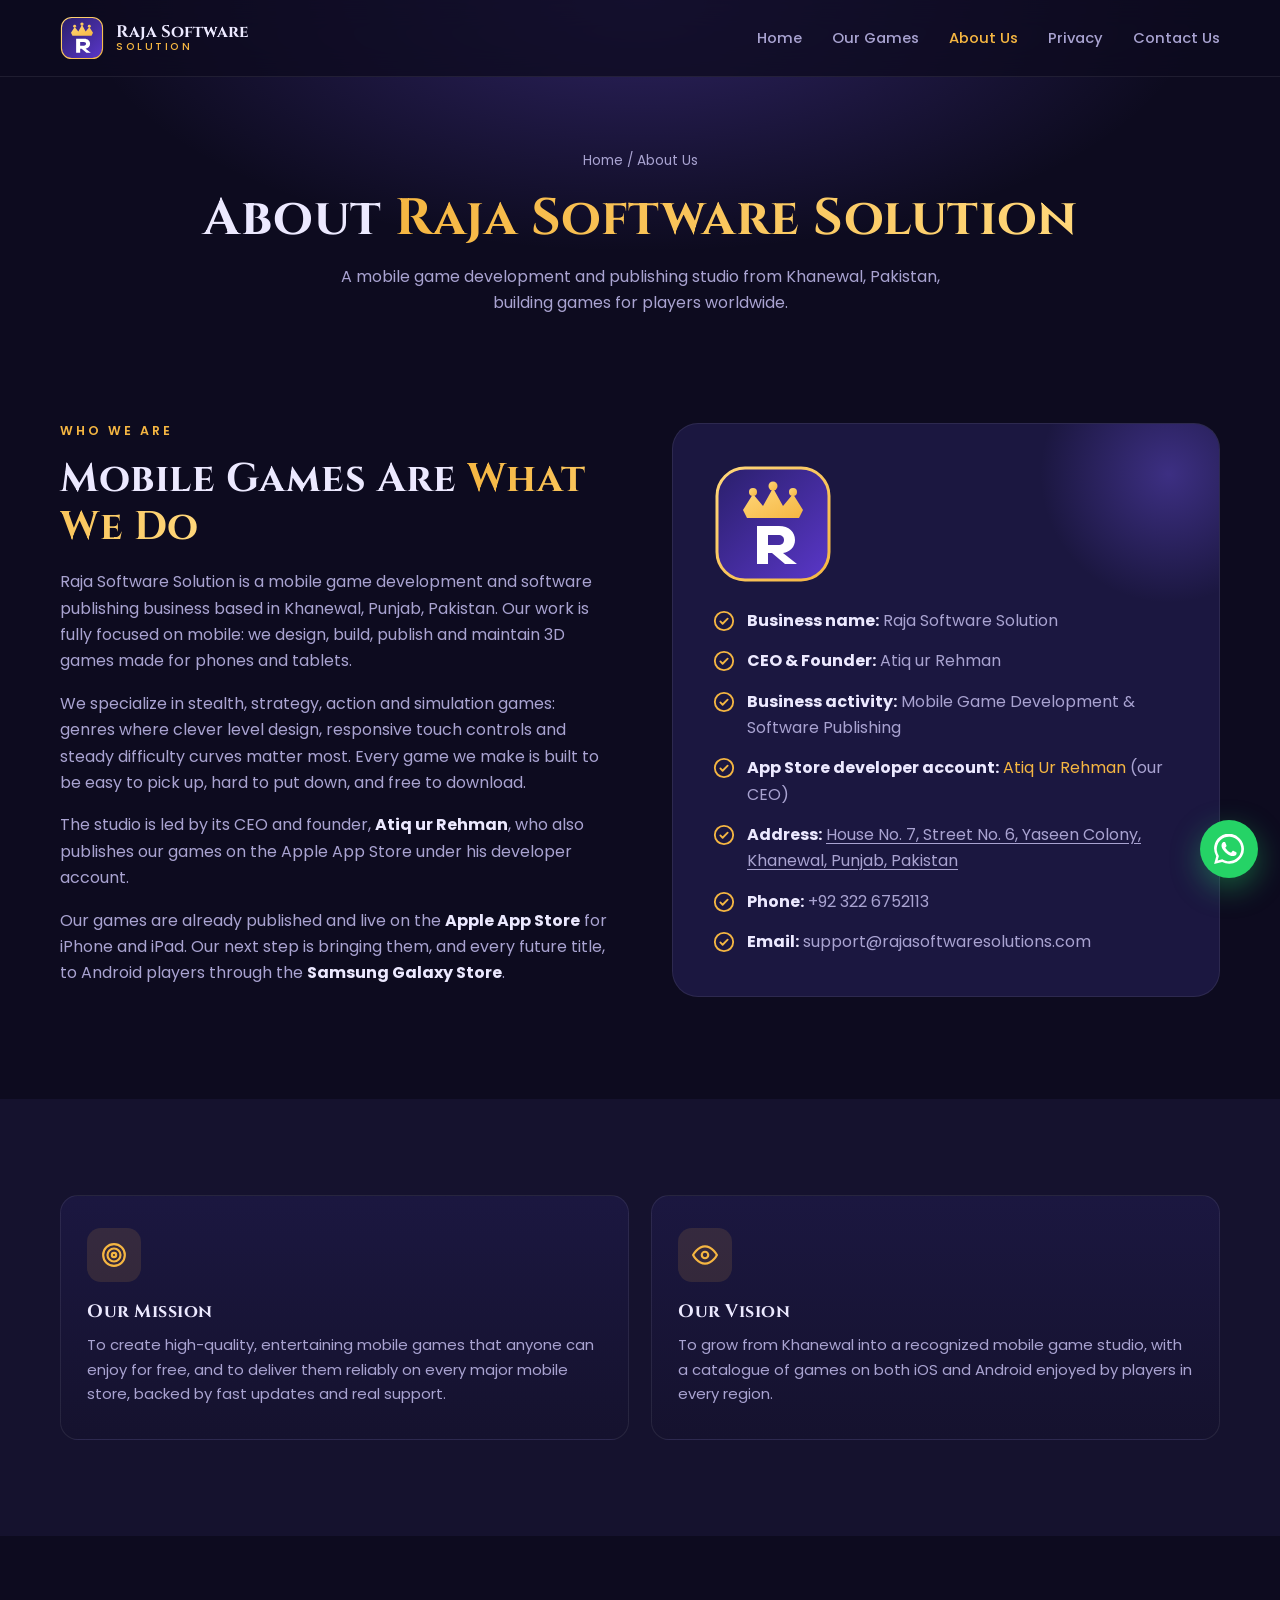
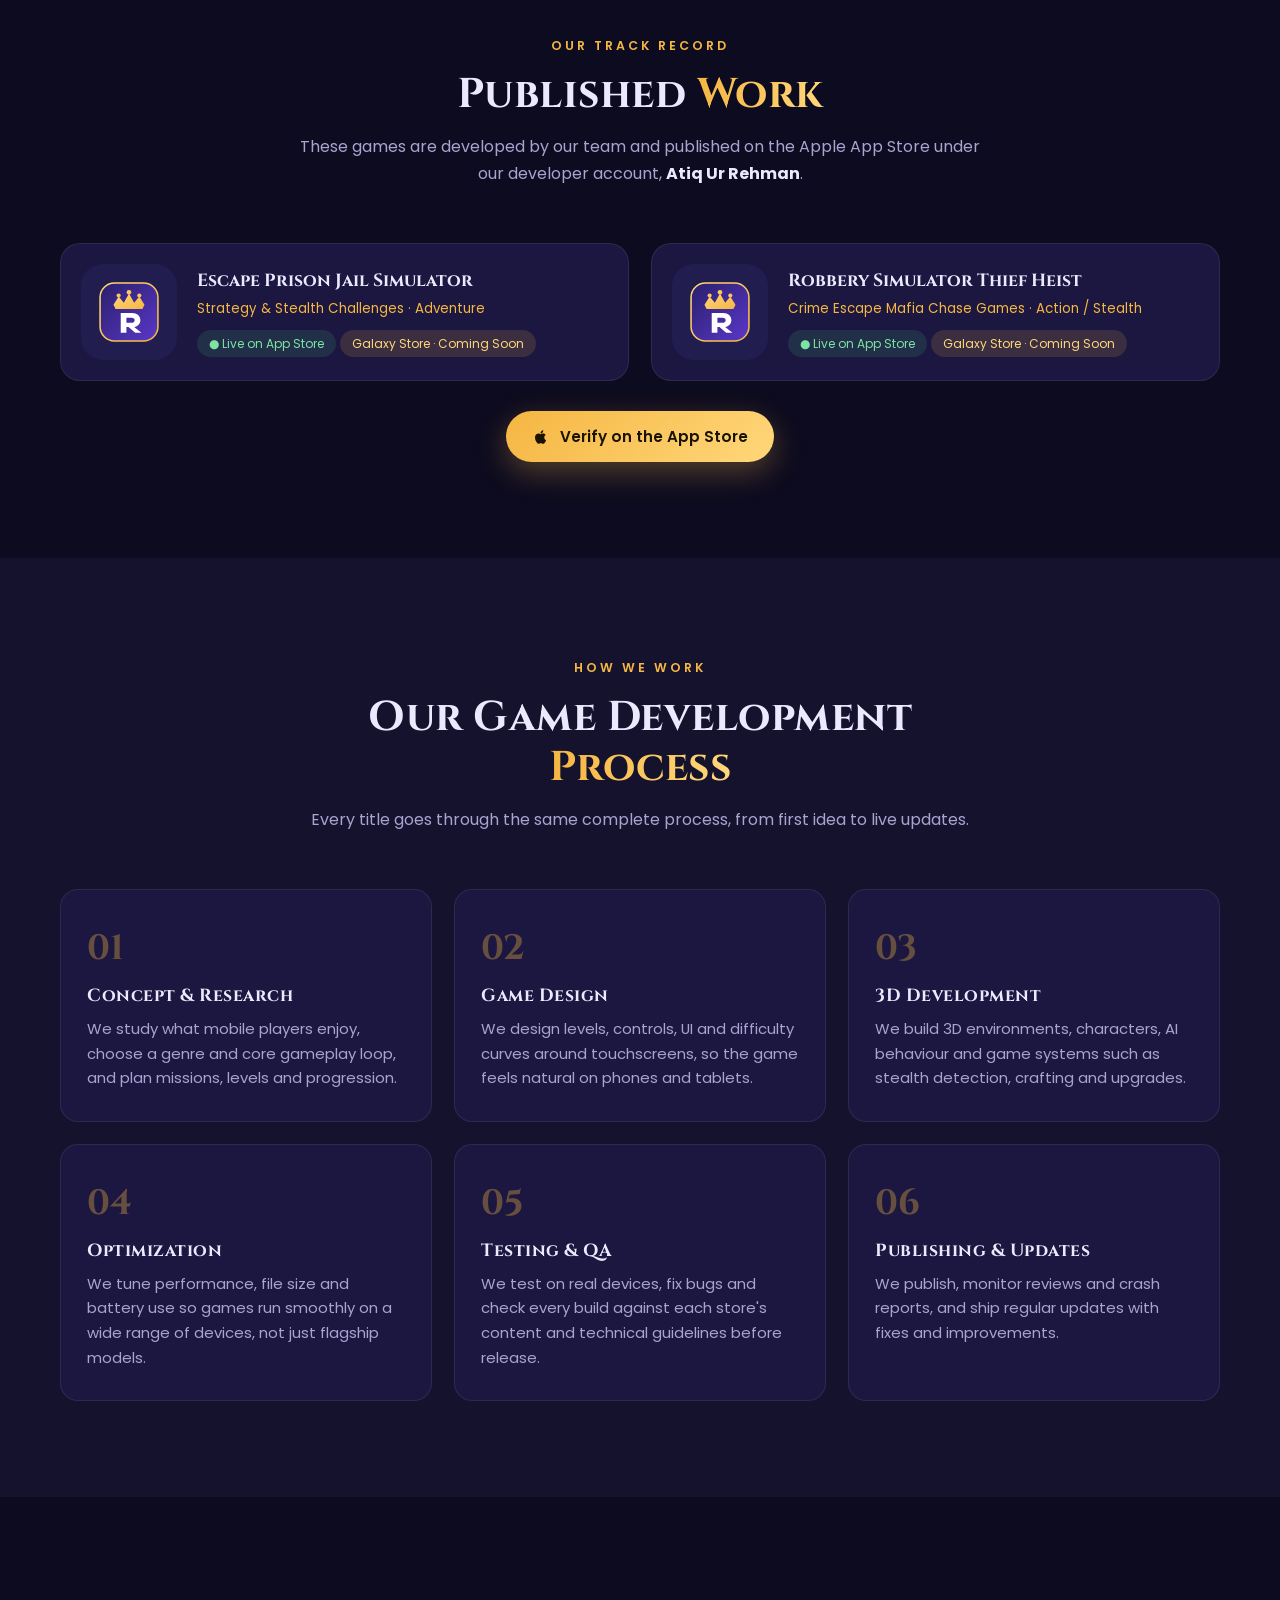
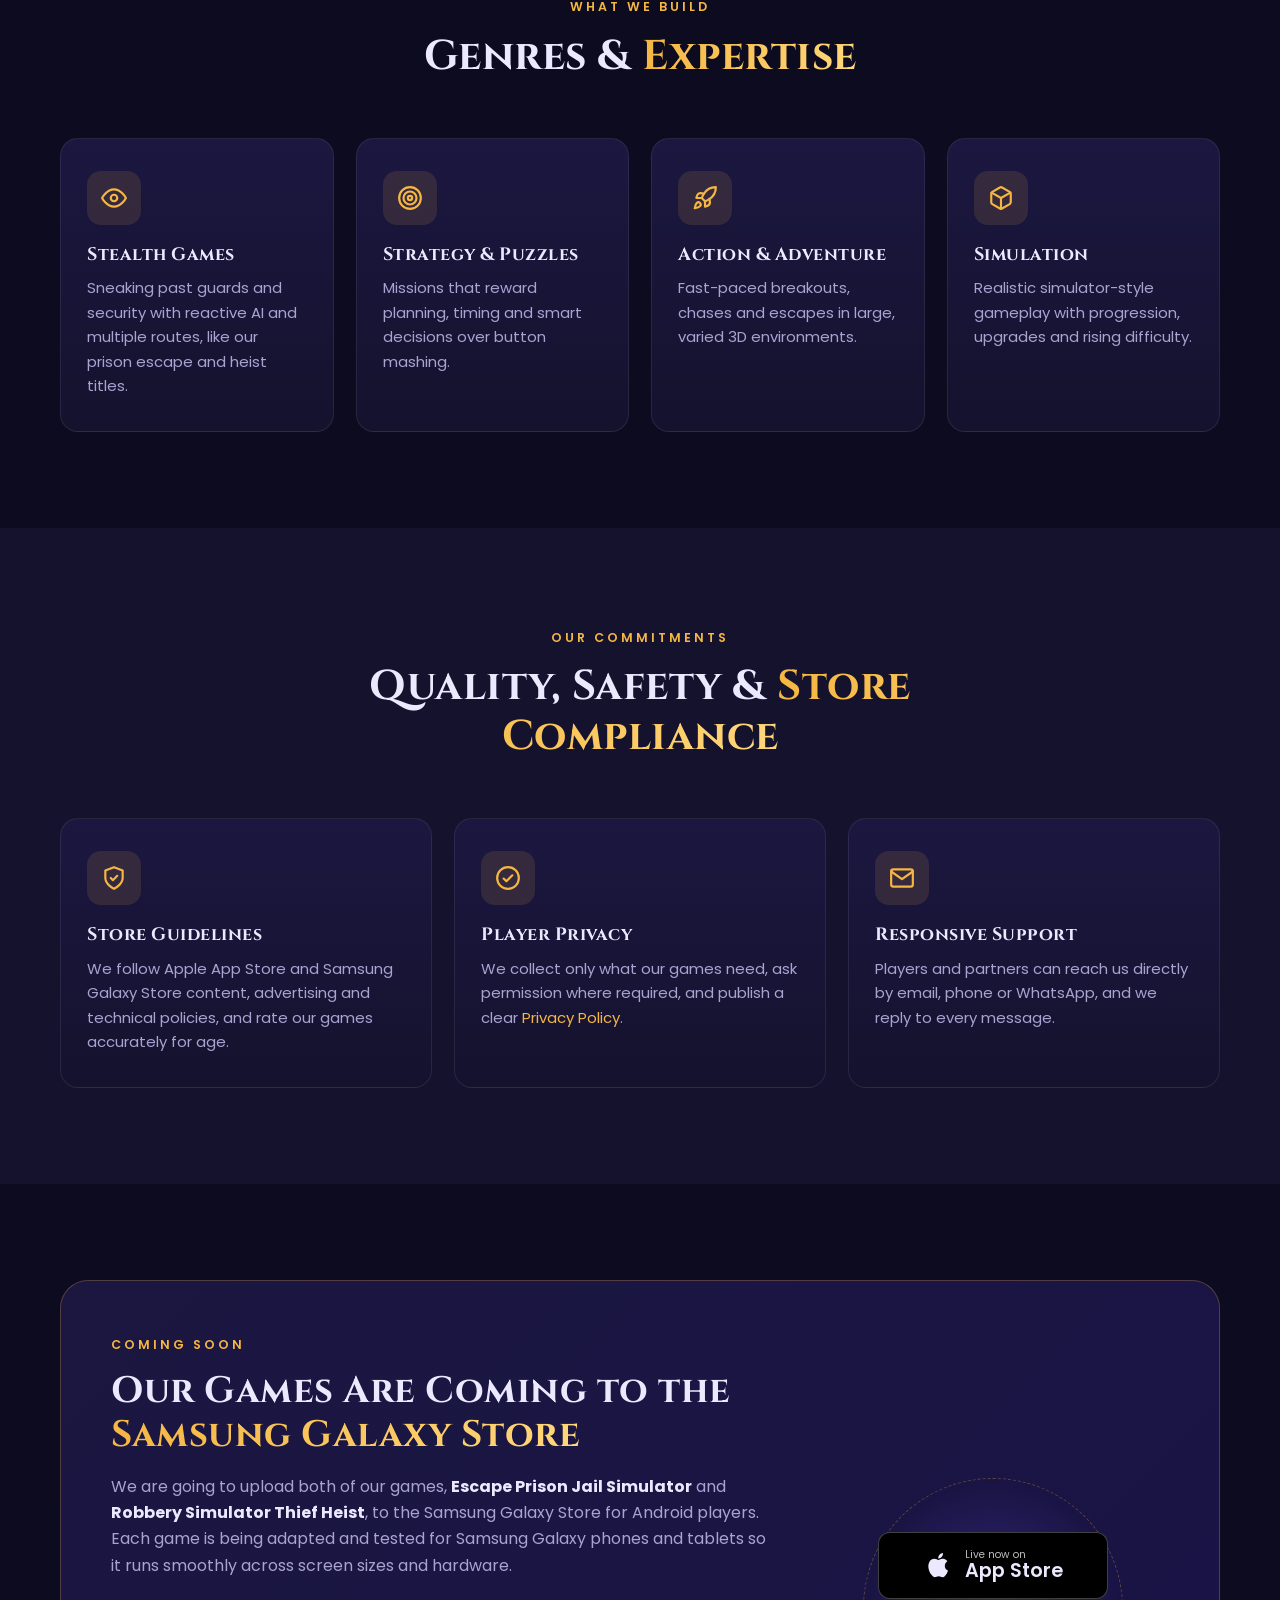
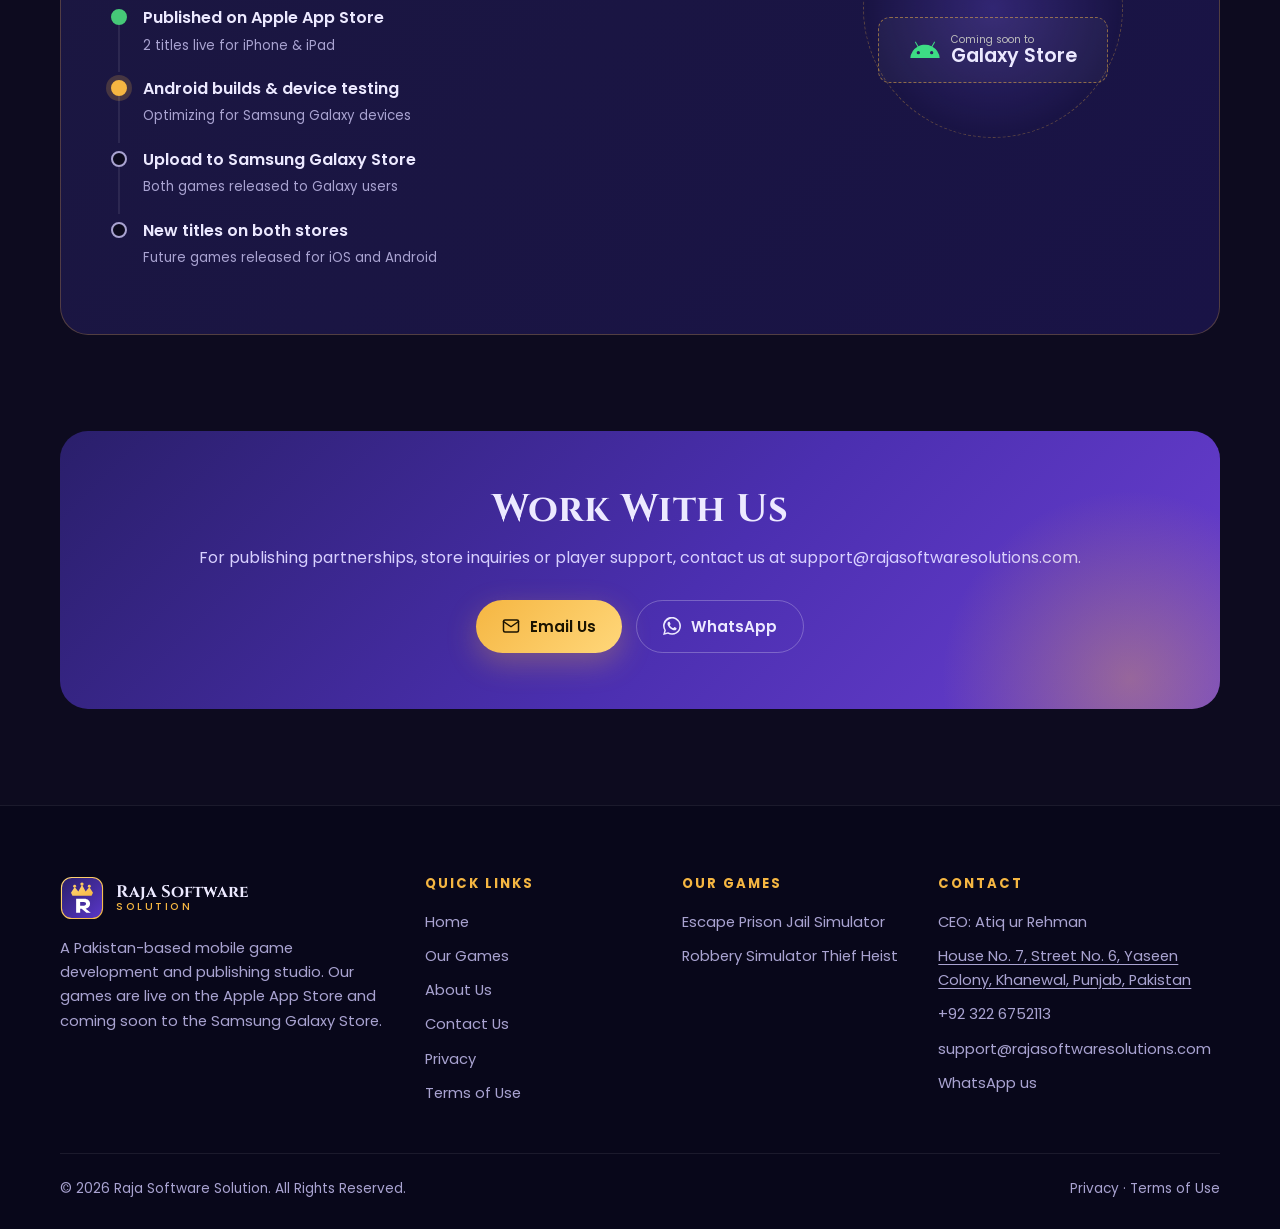
<file: about.html>
<!DOCTYPE html>
<html lang="en">
<head>
<meta charset="UTF-8">
<meta name="viewport" content="width=device-width, initial-scale=1.0">
<title>About Us | Raja Software Solution</title>
<meta name="description" content="Learn about Raja Software Solution, a mobile game development and publishing studio from Khanewal, Pakistan, with games on the Apple App Store and coming soon to the Samsung Galaxy Store.">
<meta property="og:title" content="About Us | Raja Software Solution">
<meta property="og:description" content="Learn about Raja Software Solution, a mobile game development and publishing studio from Khanewal, Pakistan, with games on the Apple App Store and coming soon to the Samsung Galaxy Store.">
<meta property="og:type" content="website">
<meta name="theme-color" content="#0d0b1f">
<link rel="icon" type="image/svg+xml" href="images/logo.svg">
<link rel="preconnect" href="https://fonts.googleapis.com"><link rel="preconnect" href="https://fonts.gstatic.com" crossorigin><link href="https://fonts.googleapis.com/css2?family=Cinzel:wght@600;700&family=Poppins:wght@400;500;600&display=swap" rel="stylesheet">
<link rel="stylesheet" href="css/style.css">
</head>
<body>
<header class="header">
  <nav class="container nav">
    <a class="brand" href="index.html">
      <img src="images/logo.svg" alt="Raja Software Solution logo">
      <span class="brand-name">Raja Software<small>Solution</small></span>
    </a>
    <button class="menu-toggle" aria-label="Open menu" aria-expanded="false"><svg viewBox="0 0 24 24" fill="none" stroke="currentColor" stroke-width="2" stroke-linecap="round"><path d="M4 7h16M4 12h16M4 17h16"/></svg></button>
    <ul class="nav-links">
      <li><a href="index.html">Home</a></li>
      <li><a href="games.html">Our Games</a></li>
      <li><a href="about.html" class="active">About Us</a></li>
      <li><a href="privacy.html">Privacy</a></li>
      <li><a href="index.html#contact">Contact Us</a></li>
    </ul>
  </nav>
</header>

<section class="page-hero">
  <div class="container">
    <div class="crumbs"><a href="index.html">Home</a> / About Us</div>
    <h1>About <span class="gold-text">Raja Software Solution</span></h1>
    <p>A mobile game development and publishing studio from Khanewal, Pakistan, building games for players worldwide.</p>
  </div>
</section>

<section class="section" style="padding-top:30px">
  <div class="container about-grid">
    <div class="about-text reveal">
      <span class="eyebrow">Who We Are</span>
      <h2>Mobile Games Are <span class="gold-text">What We Do</span></h2>
      <p>Raja Software Solution is a mobile game development and software publishing business based in Khanewal, Punjab, Pakistan. Our work is fully focused on mobile: we design, build, publish and maintain 3D games made for phones and tablets.</p>
      <p>We specialize in stealth, strategy, action and simulation games: genres where clever level design, responsive touch controls and steady difficulty curves matter most. Every game we make is built to be easy to pick up, hard to put down, and free to download.</p>
      <p>The studio is led by its CEO and founder, <strong style="color:var(--text)">Atiq ur Rehman</strong>, who also publishes our games on the Apple App Store under his developer account.</p>
      <p>Our games are already published and live on the <strong style="color:var(--text)">Apple App Store</strong> for iPhone and iPad. Our next step is bringing them, and every future title, to Android players through the <strong style="color:var(--text)">Samsung Galaxy Store</strong>.</p>
    </div>
    <div class="about-card reveal">
      <img src="images/logo.svg" alt="Raja Software Solution logo">
      <ul>
        <li><svg viewBox="0 0 24 24" fill="none" stroke="currentColor" stroke-width="2" stroke-linecap="round" stroke-linejoin="round"><circle cx="12" cy="12" r="10"/><path d="M8 12.5l2.5 2.5L16 9.5"/></svg><span><strong style="color:var(--text)">Business name:</strong> Raja Software Solution</span></li>
        <li><svg viewBox="0 0 24 24" fill="none" stroke="currentColor" stroke-width="2" stroke-linecap="round" stroke-linejoin="round"><circle cx="12" cy="12" r="10"/><path d="M8 12.5l2.5 2.5L16 9.5"/></svg><span><strong style="color:var(--text)">CEO &amp; Founder:</strong> Atiq ur Rehman</span></li>
        <li><svg viewBox="0 0 24 24" fill="none" stroke="currentColor" stroke-width="2" stroke-linecap="round" stroke-linejoin="round"><circle cx="12" cy="12" r="10"/><path d="M8 12.5l2.5 2.5L16 9.5"/></svg><span><strong style="color:var(--text)">Business activity:</strong> Mobile Game Development &amp; Software Publishing</span></li>
        <li><svg viewBox="0 0 24 24" fill="none" stroke="currentColor" stroke-width="2" stroke-linecap="round" stroke-linejoin="round"><circle cx="12" cy="12" r="10"/><path d="M8 12.5l2.5 2.5L16 9.5"/></svg><span><strong style="color:var(--text)">App Store developer account:</strong> <a href="https://apps.apple.com/us/developer/atiq-ur-rehman/id1822009987" target="_blank" rel="noopener" style="color:var(--gold)">Atiq Ur Rehman</a> (our CEO)</span></li>
        <li><svg viewBox="0 0 24 24" fill="none" stroke="currentColor" stroke-width="2" stroke-linecap="round" stroke-linejoin="round"><circle cx="12" cy="12" r="10"/><path d="M8 12.5l2.5 2.5L16 9.5"/></svg><span><strong style="color:var(--text)">Address:</strong> <a href="https://www.google.com/maps/search/?api=1&query=House+No.+7+Street+No.+6+Yaseen+Colony+Khanewal+Punjab+Pakistan" target="_blank" rel="noopener" class="addr-link">House No. 7, Street No. 6, Yaseen Colony, Khanewal, Punjab, Pakistan</a></span></li>
        <li><svg viewBox="0 0 24 24" fill="none" stroke="currentColor" stroke-width="2" stroke-linecap="round" stroke-linejoin="round"><circle cx="12" cy="12" r="10"/><path d="M8 12.5l2.5 2.5L16 9.5"/></svg><span><strong style="color:var(--text)">Phone:</strong> +92 322 6752113</span></li>
        <li><svg viewBox="0 0 24 24" fill="none" stroke="currentColor" stroke-width="2" stroke-linecap="round" stroke-linejoin="round"><circle cx="12" cy="12" r="10"/><path d="M8 12.5l2.5 2.5L16 9.5"/></svg><span><strong style="color:var(--text)">Email:</strong> support@rajasoftwaresolutions.com</span></li>
      </ul>
    </div>
  </div>
</section>

<section class="section alt">
  <div class="container">
    <div class="grid-2">
      <div class="feature reveal"><div class="icon"><svg viewBox="0 0 24 24" fill="none" stroke="currentColor" stroke-width="2" stroke-linecap="round" stroke-linejoin="round"><circle cx="12" cy="12" r="10"/><circle cx="12" cy="12" r="6"/><circle cx="12" cy="12" r="2"/></svg></div><h3>Our Mission</h3><p>To create high-quality, entertaining mobile games that anyone can enjoy for free, and to deliver them reliably on every major mobile store, backed by fast updates and real support.</p></div>
      <div class="feature reveal"><div class="icon"><svg viewBox="0 0 24 24" fill="none" stroke="currentColor" stroke-width="2" stroke-linecap="round" stroke-linejoin="round"><path d="M1 12s4-8 11-8 11 8 11 8-4 8-11 8-11-8-11-8z"/><circle cx="12" cy="12" r="3"/></svg></div><h3>Our Vision</h3><p>To grow from Khanewal into a recognized mobile game studio, with a catalogue of games on both iOS and Android enjoyed by players in every region.</p></div>
    </div>
  </div>
</section>

<section class="section">
  <div class="container">
    <div class="section-head reveal">
      <span class="eyebrow">Our Track Record</span>
      <h2>Published <span class="gold-text">Work</span></h2>
      <p>These games are developed by our team and published on the Apple App Store under our developer account, <strong style="color:var(--text)">Atiq Ur Rehman</strong>.</p>
    </div>
    <div class="portfolio reveal"><a class="port-item" href="https://apps.apple.com/us/app/escape-prison-jail-simulator/id6759789445" target="_blank" rel="noopener">
        <div class="port-icon"><img src="https://is1-ssl.mzstatic.com/image/thumb/Purple211/v4/51/65/7e/51657ee8-8e07-b8b7-0547-99e2edcc2244/AppIcon-1x_U007emarketing-0-8-0-85-220-0.png/512x512bb.jpg" data-fallback="images/logo.svg" alt="Escape Prison Jail Simulator" loading="lazy"></div>
        <div><strong>Escape Prison Jail Simulator</strong><small>Strategy & Stealth Challenges &middot; Adventure</small>
        <span class="tag live">&#9679; Live on App Store</span> <span class="tag soon">Galaxy Store &middot; Coming Soon</span></div>
      </a><a class="port-item" href="https://apps.apple.com/us/app/robbery-simulator-thief-heist/id6756493944" target="_blank" rel="noopener">
        <div class="port-icon"><img src="https://is1-ssl.mzstatic.com/image/thumb/Purple211/v4/05/8f/2f/058f2ffb-a83d-3fe5-60df-d5b0ae660f90/AppIcon-1x_U007emarketing-0-8-0-85-220-0.png/512x512bb.jpg" data-fallback="images/logo.svg" alt="Robbery Simulator Thief Heist" loading="lazy"></div>
        <div><strong>Robbery Simulator Thief Heist</strong><small>Crime Escape Mafia Chase Games &middot; Action / Stealth</small>
        <span class="tag live">&#9679; Live on App Store</span> <span class="tag soon">Galaxy Store &middot; Coming Soon</span></div>
      </a></div>
    <div style="text-align:center;margin-top:30px" class="reveal">
      <a class="btn btn-gold" href="https://apps.apple.com/us/developer/atiq-ur-rehman/id1822009987" target="_blank" rel="noopener"><svg viewBox="0 0 24 24" fill="currentColor"><path d="M16.37 12.6c-.02-2.3 1.88-3.4 1.96-3.46-1.07-1.56-2.73-1.78-3.32-1.8-1.41-.14-2.76.83-3.47.83-.72 0-1.82-.81-3-.79-1.54.02-2.96.9-3.76 2.28-1.6 2.78-.41 6.9 1.15 9.16.76 1.1 1.67 2.34 2.86 2.3 1.15-.05 1.58-.74 2.97-.74 1.38 0 1.77.74 2.98.72 1.23-.02 2.01-1.12 2.76-2.23.87-1.28 1.23-2.52 1.25-2.58-.03-.01-2.4-.92-2.42-3.66zM14.1 5.86c.63-.77 1.06-1.83.94-2.9-.91.04-2.01.61-2.66 1.37-.58.67-1.1 1.76-.96 2.8 1.01.08 2.05-.51 2.68-1.27z"/></svg> Verify on the App Store</a>
    </div>
  </div>
</section>

<section class="section alt">
  <div class="container">
    <div class="section-head reveal">
      <span class="eyebrow">How We Work</span>
      <h2>Our Game Development <span class="gold-text">Process</span></h2>
      <p>Every title goes through the same complete process, from first idea to live updates.</p>
    </div>
    <div class="process">
      <div class="step reveal"><span class="num">01</span><h3>Concept &amp; Research</h3><p>We study what mobile players enjoy, choose a genre and core gameplay loop, and plan missions, levels and progression.</p></div>
      <div class="step reveal"><span class="num">02</span><h3>Game Design</h3><p>We design levels, controls, UI and difficulty curves around touchscreens, so the game feels natural on phones and tablets.</p></div>
      <div class="step reveal"><span class="num">03</span><h3>3D Development</h3><p>We build 3D environments, characters, AI behaviour and game systems such as stealth detection, crafting and upgrades.</p></div>
      <div class="step reveal"><span class="num">04</span><h3>Optimization</h3><p>We tune performance, file size and battery use so games run smoothly on a wide range of devices, not just flagship models.</p></div>
      <div class="step reveal"><span class="num">05</span><h3>Testing &amp; QA</h3><p>We test on real devices, fix bugs and check every build against each store's content and technical guidelines before release.</p></div>
      <div class="step reveal"><span class="num">06</span><h3>Publishing &amp; Updates</h3><p>We publish, monitor reviews and crash reports, and ship regular updates with fixes and improvements.</p></div>
    </div>
  </div>
</section>

<section class="section">
  <div class="container">
    <div class="section-head reveal">
      <span class="eyebrow">What We Build</span>
      <h2>Genres &amp; <span class="gold-text">Expertise</span></h2>
    </div>
    <div class="grid-4">
      <div class="feature reveal"><div class="icon"><svg viewBox="0 0 24 24" fill="none" stroke="currentColor" stroke-width="2" stroke-linecap="round" stroke-linejoin="round"><path d="M1 12s4-8 11-8 11 8 11 8-4 8-11 8-11-8-11-8z"/><circle cx="12" cy="12" r="3"/></svg></div><h3>Stealth Games</h3><p>Sneaking past guards and security with reactive AI and multiple routes, like our prison escape and heist titles.</p></div>
      <div class="feature reveal"><div class="icon"><svg viewBox="0 0 24 24" fill="none" stroke="currentColor" stroke-width="2" stroke-linecap="round" stroke-linejoin="round"><circle cx="12" cy="12" r="10"/><circle cx="12" cy="12" r="6"/><circle cx="12" cy="12" r="2"/></svg></div><h3>Strategy &amp; Puzzles</h3><p>Missions that reward planning, timing and smart decisions over button mashing.</p></div>
      <div class="feature reveal"><div class="icon"><svg viewBox="0 0 24 24" fill="none" stroke="currentColor" stroke-width="2" stroke-linecap="round" stroke-linejoin="round"><path d="M4.5 16.5c-1.5 1.3-2 5-2 5s3.7-.5 5-2c.7-.8.7-2.1-.1-2.9a2.2 2.2 0 0 0-2.9-.1z"/><path d="M12 15l-3-3a22 22 0 0 1 2-3.9A12.9 12.9 0 0 1 22 2c0 2.7-.8 7.5-6 11a22.4 22.4 0 0 1-4 2z"/><path d="M9 12H4s.6-3 2-4c1.6-1.1 5 0 5 0M12 15v5s3-.6 4-2c1.1-1.6 0-5 0-5"/></svg></div><h3>Action &amp; Adventure</h3><p>Fast-paced breakouts, chases and escapes in large, varied 3D environments.</p></div>
      <div class="feature reveal"><div class="icon"><svg viewBox="0 0 24 24" fill="none" stroke="currentColor" stroke-width="2" stroke-linecap="round" stroke-linejoin="round"><path d="M21 16V8a2 2 0 0 0-1-1.7l-7-4a2 2 0 0 0-2 0l-7 4A2 2 0 0 0 3 8v8a2 2 0 0 0 1 1.7l7 4a2 2 0 0 0 2 0l7-4a2 2 0 0 0 1-1.7z"/><path d="M3.3 7L12 12l8.7-5M12 22V12"/></svg></div><h3>Simulation</h3><p>Realistic simulator-style gameplay with progression, upgrades and rising difficulty.</p></div>
    </div>
  </div>
</section>

<section class="section alt">
  <div class="container">
    <div class="section-head reveal">
      <span class="eyebrow">Our Commitments</span>
      <h2>Quality, Safety &amp; <span class="gold-text">Store Compliance</span></h2>
    </div>
    <div class="grid-3">
      <div class="feature reveal"><div class="icon"><svg viewBox="0 0 24 24" fill="none" stroke="currentColor" stroke-width="2" stroke-linecap="round" stroke-linejoin="round"><path d="M12 22s8-4 8-10V5l-8-3-8 3v7c0 6 8 10 8 10z"/><path d="M9 12l2 2 4-4"/></svg></div><h3>Store Guidelines</h3><p>We follow Apple App Store and Samsung Galaxy Store content, advertising and technical policies, and rate our games accurately for age.</p></div>
      <div class="feature reveal"><div class="icon"><svg viewBox="0 0 24 24" fill="none" stroke="currentColor" stroke-width="2" stroke-linecap="round" stroke-linejoin="round"><circle cx="12" cy="12" r="10"/><path d="M8 12.5l2.5 2.5L16 9.5"/></svg></div><h3>Player Privacy</h3><p>We collect only what our games need, ask permission where required, and publish a clear <a href="privacy.html" style="color:var(--gold)">Privacy Policy</a>.</p></div>
      <div class="feature reveal"><div class="icon"><svg viewBox="0 0 24 24" fill="none" stroke="currentColor" stroke-width="2" stroke-linecap="round" stroke-linejoin="round"><rect x="2" y="4" width="20" height="16" rx="2"/><path d="M22 6l-10 7L2 6"/></svg></div><h3>Responsive Support</h3><p>Players and partners can reach us directly by email, phone or WhatsApp, and we reply to every message.</p></div>
    </div>
  </div>
</section>
<section class="section" id="galaxy">
  <div class="container">
    <div class="galaxy-band reveal">
      <div>
        <span class="eyebrow">Coming Soon</span>
        <h2>Our Games Are Coming to the <span class="gold-text">Samsung Galaxy Store</span></h2>
        <p>We are going to upload both of our games, <strong style="color:var(--text)">Escape Prison Jail Simulator</strong> and <strong style="color:var(--text)">Robbery Simulator Thief Heist</strong>, to the Samsung Galaxy Store for Android players. Each game is being adapted and tested for Samsung Galaxy phones and tablets so it runs smoothly across screen sizes and hardware.</p>
        <ul class="roadmap">
          <li class="done"><span class="dot"></span><div><strong>Published on Apple App Store</strong><small>2 titles live for iPhone &amp; iPad</small></div></li>
          <li class="active"><span class="dot"></span><div><strong>Android builds &amp; device testing</strong><small>Optimizing for Samsung Galaxy devices</small></div></li>
          <li><span class="dot"></span><div><strong>Upload to Samsung Galaxy Store</strong><small>Both games released to Galaxy users</small></div></li>
          <li><span class="dot"></span><div><strong>New titles on both stores</strong><small>Future games released for iOS and Android</small></div></li>
        </ul>
      </div>
      <div class="galaxy-visual">
        <div class="galaxy-ring"></div>
        <div class="store-pill big"><svg viewBox="0 0 24 24" fill="currentColor"><path d="M16.37 12.6c-.02-2.3 1.88-3.4 1.96-3.46-1.07-1.56-2.73-1.78-3.32-1.8-1.41-.14-2.76.83-3.47.83-.72 0-1.82-.81-3-.79-1.54.02-2.96.9-3.76 2.28-1.6 2.78-.41 6.9 1.15 9.16.76 1.1 1.67 2.34 2.86 2.3 1.15-.05 1.58-.74 2.97-.74 1.38 0 1.77.74 2.98.72 1.23-.02 2.01-1.12 2.76-2.23.87-1.28 1.23-2.52 1.25-2.58-.03-.01-2.4-.92-2.42-3.66zM14.1 5.86c.63-.77 1.06-1.83.94-2.9-.91.04-2.01.61-2.66 1.37-.58.67-1.1 1.76-.96 2.8 1.01.08 2.05-.51 2.68-1.27z"/></svg><span><small>Live now on</small>App Store</span></div>
        <div class="store-pill big muted"><svg viewBox="0 0 24 24" fill="currentColor"><path d="M17.6 9.48l1.84-3.18a.38.38 0 0 0-.66-.38l-1.86 3.22A11.4 11.4 0 0 0 12 8.15c-1.76 0-3.42.37-4.92 1L5.22 5.92a.38.38 0 0 0-.66.38L6.4 9.48A10.8 10.8 0 0 0 1 18h22a10.8 10.8 0 0 0-5.4-8.52zM7 15.25a1.25 1.25 0 1 1 0-2.5 1.25 1.25 0 0 1 0 2.5zm10 0a1.25 1.25 0 1 1 0-2.5 1.25 1.25 0 0 1 0 2.5z"/></svg><span><small>Coming soon to</small>Galaxy Store</span></div>
      </div>
    </div>
  </div>
</section>

<section class="section" style="padding-top:0">
  <div class="container">
    <div class="cta reveal">
      <h2>Work With Us</h2>
      <p>For publishing partnerships, store inquiries or player support, contact us at support@rajasoftwaresolutions.com.</p>
      <div class="hero-actions" style="justify-content:center">
        <a class="btn btn-gold" href="mailto:support@rajasoftwaresolutions.com"><svg viewBox="0 0 24 24" fill="none" stroke="currentColor" stroke-width="2" stroke-linecap="round" stroke-linejoin="round"><rect x="2" y="4" width="20" height="16" rx="2"/><path d="M22 6l-10 7L2 6"/></svg> Email Us</a>
        <a class="btn btn-outline" href="https://wa.me/923226752113" target="_blank" rel="noopener"><svg viewBox="0 0 24 24" fill="currentColor"><path d="M17.5 14.4c-.3-.1-1.8-.9-2-1-.3-.1-.5-.1-.7.1-.2.3-.8 1-.9 1.2-.2.2-.3.2-.6.1-.3-.1-1.3-.5-2.4-1.5-.9-.8-1.5-1.8-1.7-2.1-.2-.3 0-.5.1-.6l.4-.5c.2-.2.2-.3.3-.5.1-.2 0-.4 0-.5l-.9-2.2c-.2-.6-.5-.5-.7-.5h-.6c-.2 0-.5.1-.8.4-.3.3-1 1-1 2.5s1.1 2.9 1.2 3.1c.1.2 2.1 3.2 5.1 4.5.7.3 1.3.5 1.7.6.7.2 1.4.2 1.9.1.6-.1 1.8-.7 2-1.4.2-.7.2-1.3.2-1.4-.1-.1-.3-.2-.6-.3zM12 21.8c-1.8 0-3.5-.5-5-1.4l-.4-.2-3.7 1 1-3.6-.2-.4A9.8 9.8 0 1 1 12 21.8zM20.5 3.5A11.8 11.8 0 0 0 1.8 17.7L.1 24l6.4-1.7A11.8 11.8 0 0 0 24 12c0-3.2-1.2-6.2-3.5-8.5z"/></svg> WhatsApp</a>
      </div>
    </div>
  </div>
</section>
<footer class="footer">
  <div class="container">
    <div class="footer-grid">
      <div>
        <a class="brand" href="index.html">
          <img src="images/logo.svg" alt="Raja Software Solution logo">
          <span class="brand-name">Raja Software<small>Solution</small></span>
        </a>
        <p>A Pakistan-based mobile game development and publishing studio. Our games are live on the Apple App Store and coming soon to the Samsung Galaxy Store.</p>
      </div>
      <div>
        <h4>Quick Links</h4>
        <ul>
          <li><a href="index.html">Home</a></li>
          <li><a href="games.html">Our Games</a></li>
          <li><a href="about.html">About Us</a></li>
          <li><a href="index.html#contact">Contact Us</a></li>
          <li><a href="privacy.html">Privacy</a></li>
          <li><a href="terms.html">Terms of Use</a></li>
        </ul>
      </div>
      <div>
        <h4>Our Games</h4>
        <ul>
          <li><a href="games/escape-prison-jail-simulator.html">Escape Prison Jail Simulator</a></li>
<li><a href="games/robbery-simulator-thief-heist.html">Robbery Simulator Thief Heist</a></li>
        </ul>
      </div>
      <div>
        <h4>Contact</h4>
        <ul>
          <li>CEO: Atiq ur Rehman</li>
          <li><a href="https://www.google.com/maps/search/?api=1&query=House+No.+7+Street+No.+6+Yaseen+Colony+Khanewal+Punjab+Pakistan" target="_blank" rel="noopener" class="addr-link">House No. 7, Street No. 6, Yaseen Colony, Khanewal, Punjab, Pakistan</a></li>
          <li><a href="tel:+923226752113">+92 322 6752113</a></li>
          <li><a href="mailto:support@rajasoftwaresolutions.com">support@rajasoftwaresolutions.com</a></li>
          <li><a href="https://wa.me/923226752113" target="_blank" rel="noopener">WhatsApp us</a></li>
        </ul>
      </div>
    </div>
    <div class="footer-bottom">
      <span>&copy; <span class="year">2026</span> Raja Software Solution. All Rights Reserved.</span>
      <span><a href="privacy.html">Privacy</a> &middot; <a href="terms.html">Terms of Use</a></span>
    </div>
  </div>
</footer>
<a class="wa-float" href="https://wa.me/923226752113" target="_blank" rel="noopener" aria-label="Chat on WhatsApp"><svg viewBox="0 0 24 24" fill="currentColor"><path d="M17.5 14.4c-.3-.1-1.8-.9-2-1-.3-.1-.5-.1-.7.1-.2.3-.8 1-.9 1.2-.2.2-.3.2-.6.1-.3-.1-1.3-.5-2.4-1.5-.9-.8-1.5-1.8-1.7-2.1-.2-.3 0-.5.1-.6l.4-.5c.2-.2.2-.3.3-.5.1-.2 0-.4 0-.5l-.9-2.2c-.2-.6-.5-.5-.7-.5h-.6c-.2 0-.5.1-.8.4-.3.3-1 1-1 2.5s1.1 2.9 1.2 3.1c.1.2 2.1 3.2 5.1 4.5.7.3 1.3.5 1.7.6.7.2 1.4.2 1.9.1.6-.1 1.8-.7 2-1.4.2-.7.2-1.3.2-1.4-.1-.1-.3-.2-.6-.3zM12 21.8c-1.8 0-3.5-.5-5-1.4l-.4-.2-3.7 1 1-3.6-.2-.4A9.8 9.8 0 1 1 12 21.8zM20.5 3.5A11.8 11.8 0 0 0 1.8 17.7L.1 24l6.4-1.7A11.8 11.8 0 0 0 24 12c0-3.2-1.2-6.2-3.5-8.5z"/></svg></a>
<script src="js/main.js"></script>
</body>
</html>
</file>
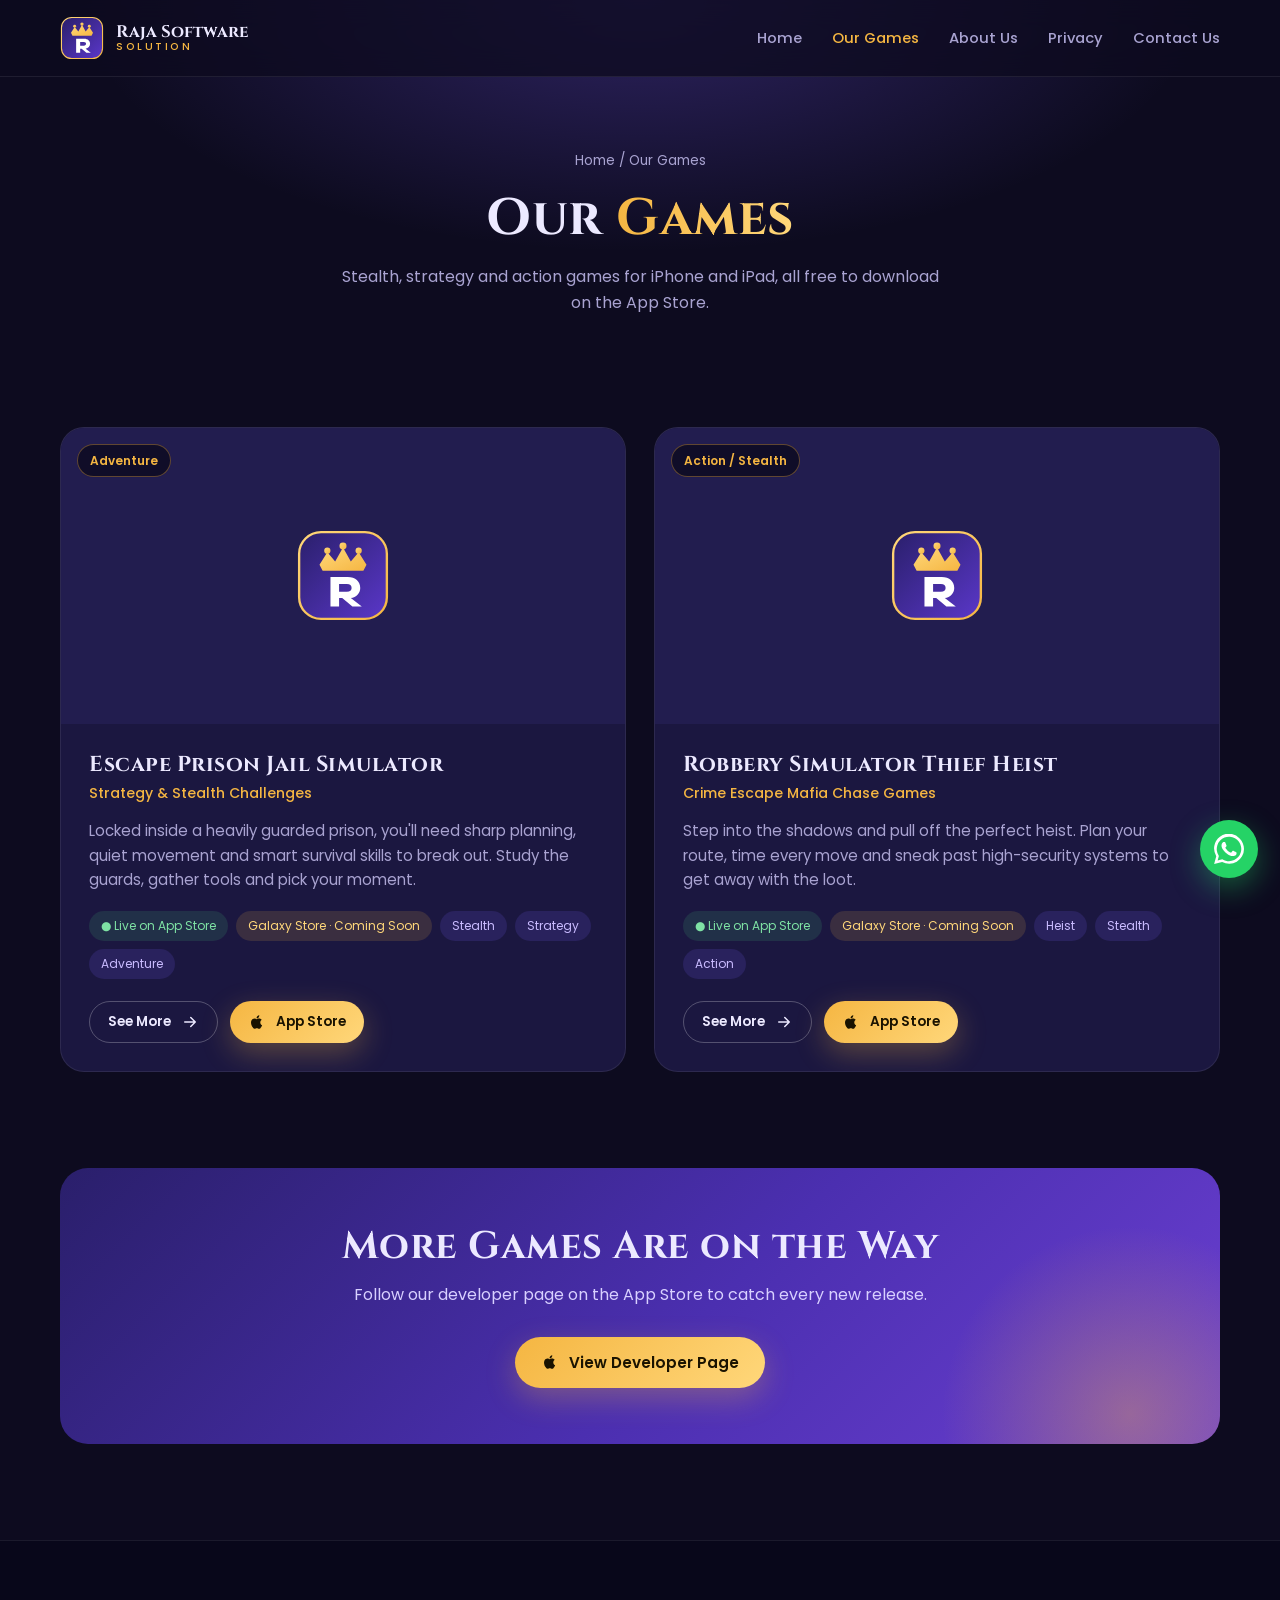
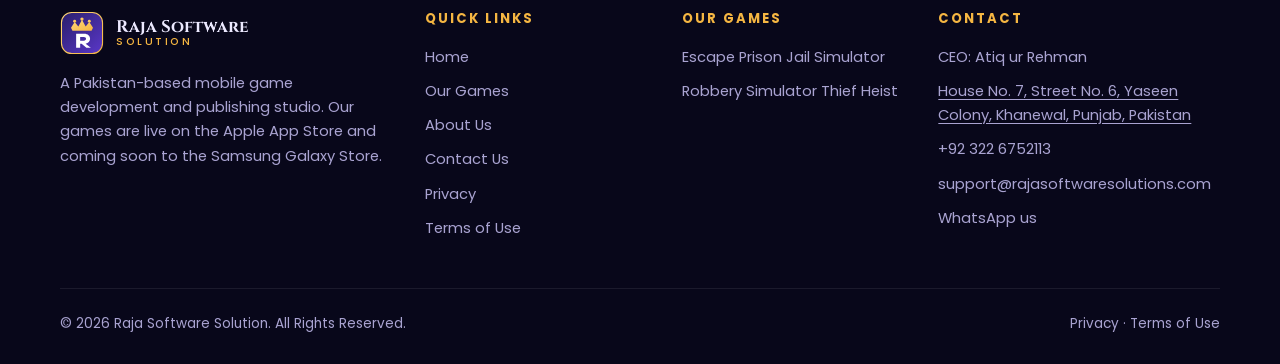
<file: games.html>
<!DOCTYPE html>
<html lang="en">
<head>
<meta charset="UTF-8">
<meta name="viewport" content="width=device-width, initial-scale=1.0">
<title>Our Games | Raja Software Solution</title>
<meta name="description" content="Explore all mobile games by Raja Software Solution, available free on the Apple App Store.">
<meta property="og:title" content="Our Games | Raja Software Solution">
<meta property="og:description" content="Explore all mobile games by Raja Software Solution, available free on the Apple App Store.">
<meta property="og:type" content="website">
<meta name="theme-color" content="#0d0b1f">
<link rel="icon" type="image/svg+xml" href="images/logo.svg">
<link rel="preconnect" href="https://fonts.googleapis.com"><link rel="preconnect" href="https://fonts.gstatic.com" crossorigin><link href="https://fonts.googleapis.com/css2?family=Cinzel:wght@600;700&family=Poppins:wght@400;500;600&display=swap" rel="stylesheet">
<link rel="stylesheet" href="css/style.css">
</head>
<body>
<header class="header">
  <nav class="container nav">
    <a class="brand" href="index.html">
      <img src="images/logo.svg" alt="Raja Software Solution logo">
      <span class="brand-name">Raja Software<small>Solution</small></span>
    </a>
    <button class="menu-toggle" aria-label="Open menu" aria-expanded="false"><svg viewBox="0 0 24 24" fill="none" stroke="currentColor" stroke-width="2" stroke-linecap="round"><path d="M4 7h16M4 12h16M4 17h16"/></svg></button>
    <ul class="nav-links">
      <li><a href="index.html">Home</a></li>
      <li><a href="games.html" class="active">Our Games</a></li>
      <li><a href="about.html">About Us</a></li>
      <li><a href="privacy.html">Privacy</a></li>
      <li><a href="index.html#contact">Contact Us</a></li>
    </ul>
  </nav>
</header>

<section class="page-hero">
  <div class="container">
    <div class="crumbs"><a href="index.html">Home</a> / Our Games</div>
    <h1>Our <span class="gold-text">Games</span></h1>
    <p>Stealth, strategy and action games for iPhone and iPad, all free to download on the App Store.</p>
  </div>
</section>
<section class="section" style="padding-top:40px">
  <div class="container">
    <div class="games-grid">
<article class="game-card reveal">
  <div class="game-banner"><img src="https://is1-ssl.mzstatic.com/image/thumb/Purple211/v4/51/65/7e/51657ee8-8e07-b8b7-0547-99e2edcc2244/AppIcon-1x_U007emarketing-0-8-0-85-220-0.png/1200x630wa.jpg" data-fallback="images/logo.svg" alt="Escape Prison Jail Simulator" loading="lazy"><span class="badge">Adventure</span></div>
  <div class="game-body">
    <h3>Escape Prison Jail Simulator</h3>
    <div class="sub">Strategy & Stealth Challenges</div>
    <p>Locked inside a heavily guarded prison, you'll need sharp planning, quiet movement and smart survival skills to break out. Study the guards, gather tools and pick your moment.</p>
    <div class="tags"><span class="tag live">&#9679; Live on App Store</span><span class="tag soon">Galaxy Store &middot; Coming Soon</span><span class="tag">Stealth</span><span class="tag">Strategy</span><span class="tag">Adventure</span></div>
    <div class="game-actions">
      <a class="btn btn-outline btn-sm" href="games/escape-prison-jail-simulator.html">See More <svg viewBox="0 0 24 24" fill="none" stroke="currentColor" stroke-width="2" stroke-linecap="round" stroke-linejoin="round"><path d="M5 12h14M13 6l6 6-6 6"/></svg></a>
      <a class="btn btn-gold btn-sm" href="https://apps.apple.com/us/app/escape-prison-jail-simulator/id6759789445" target="_blank" rel="noopener"><svg viewBox="0 0 24 24" fill="currentColor"><path d="M16.37 12.6c-.02-2.3 1.88-3.4 1.96-3.46-1.07-1.56-2.73-1.78-3.32-1.8-1.41-.14-2.76.83-3.47.83-.72 0-1.82-.81-3-.79-1.54.02-2.96.9-3.76 2.28-1.6 2.78-.41 6.9 1.15 9.16.76 1.1 1.67 2.34 2.86 2.3 1.15-.05 1.58-.74 2.97-.74 1.38 0 1.77.74 2.98.72 1.23-.02 2.01-1.12 2.76-2.23.87-1.28 1.23-2.52 1.25-2.58-.03-.01-2.4-.92-2.42-3.66zM14.1 5.86c.63-.77 1.06-1.83.94-2.9-.91.04-2.01.61-2.66 1.37-.58.67-1.1 1.76-.96 2.8 1.01.08 2.05-.51 2.68-1.27z"/></svg> App Store</a>
    </div>
  </div>
</article>
<article class="game-card reveal">
  <div class="game-banner"><img src="https://is1-ssl.mzstatic.com/image/thumb/Purple211/v4/05/8f/2f/058f2ffb-a83d-3fe5-60df-d5b0ae660f90/AppIcon-1x_U007emarketing-0-8-0-85-220-0.png/1200x630wa.jpg" data-fallback="images/logo.svg" alt="Robbery Simulator Thief Heist" loading="lazy"><span class="badge">Action / Stealth</span></div>
  <div class="game-body">
    <h3>Robbery Simulator Thief Heist</h3>
    <div class="sub">Crime Escape Mafia Chase Games</div>
    <p>Step into the shadows and pull off the perfect heist. Plan your route, time every move and sneak past high-security systems to get away with the loot.</p>
    <div class="tags"><span class="tag live">&#9679; Live on App Store</span><span class="tag soon">Galaxy Store &middot; Coming Soon</span><span class="tag">Heist</span><span class="tag">Stealth</span><span class="tag">Action</span></div>
    <div class="game-actions">
      <a class="btn btn-outline btn-sm" href="games/robbery-simulator-thief-heist.html">See More <svg viewBox="0 0 24 24" fill="none" stroke="currentColor" stroke-width="2" stroke-linecap="round" stroke-linejoin="round"><path d="M5 12h14M13 6l6 6-6 6"/></svg></a>
      <a class="btn btn-gold btn-sm" href="https://apps.apple.com/us/app/robbery-simulator-thief-heist/id6756493944" target="_blank" rel="noopener"><svg viewBox="0 0 24 24" fill="currentColor"><path d="M16.37 12.6c-.02-2.3 1.88-3.4 1.96-3.46-1.07-1.56-2.73-1.78-3.32-1.8-1.41-.14-2.76.83-3.47.83-.72 0-1.82-.81-3-.79-1.54.02-2.96.9-3.76 2.28-1.6 2.78-.41 6.9 1.15 9.16.76 1.1 1.67 2.34 2.86 2.3 1.15-.05 1.58-.74 2.97-.74 1.38 0 1.77.74 2.98.72 1.23-.02 2.01-1.12 2.76-2.23.87-1.28 1.23-2.52 1.25-2.58-.03-.01-2.4-.92-2.42-3.66zM14.1 5.86c.63-.77 1.06-1.83.94-2.9-.91.04-2.01.61-2.66 1.37-.58.67-1.1 1.76-.96 2.8 1.01.08 2.05-.51 2.68-1.27z"/></svg> App Store</a>
    </div>
  </div>
</article>
    </div>
  </div>
</section>
<section class="section" style="padding-top:0">
  <div class="container">
    <div class="cta reveal">
      <h2>More Games Are on the Way</h2>
      <p>Follow our developer page on the App Store to catch every new release.</p>
      <a class="btn btn-gold" href="https://apps.apple.com/us/developer/atiq-ur-rehman/id1822009987" target="_blank" rel="noopener"><svg viewBox="0 0 24 24" fill="currentColor"><path d="M16.37 12.6c-.02-2.3 1.88-3.4 1.96-3.46-1.07-1.56-2.73-1.78-3.32-1.8-1.41-.14-2.76.83-3.47.83-.72 0-1.82-.81-3-.79-1.54.02-2.96.9-3.76 2.28-1.6 2.78-.41 6.9 1.15 9.16.76 1.1 1.67 2.34 2.86 2.3 1.15-.05 1.58-.74 2.97-.74 1.38 0 1.77.74 2.98.72 1.23-.02 2.01-1.12 2.76-2.23.87-1.28 1.23-2.52 1.25-2.58-.03-.01-2.4-.92-2.42-3.66zM14.1 5.86c.63-.77 1.06-1.83.94-2.9-.91.04-2.01.61-2.66 1.37-.58.67-1.1 1.76-.96 2.8 1.01.08 2.05-.51 2.68-1.27z"/></svg> View Developer Page</a>
    </div>
  </div>
</section>
<footer class="footer">
  <div class="container">
    <div class="footer-grid">
      <div>
        <a class="brand" href="index.html">
          <img src="images/logo.svg" alt="Raja Software Solution logo">
          <span class="brand-name">Raja Software<small>Solution</small></span>
        </a>
        <p>A Pakistan-based mobile game development and publishing studio. Our games are live on the Apple App Store and coming soon to the Samsung Galaxy Store.</p>
      </div>
      <div>
        <h4>Quick Links</h4>
        <ul>
          <li><a href="index.html">Home</a></li>
          <li><a href="games.html">Our Games</a></li>
          <li><a href="about.html">About Us</a></li>
          <li><a href="index.html#contact">Contact Us</a></li>
          <li><a href="privacy.html">Privacy</a></li>
          <li><a href="terms.html">Terms of Use</a></li>
        </ul>
      </div>
      <div>
        <h4>Our Games</h4>
        <ul>
          <li><a href="games/escape-prison-jail-simulator.html">Escape Prison Jail Simulator</a></li>
<li><a href="games/robbery-simulator-thief-heist.html">Robbery Simulator Thief Heist</a></li>
        </ul>
      </div>
      <div>
        <h4>Contact</h4>
        <ul>
          <li>CEO: Atiq ur Rehman</li>
          <li><a href="https://www.google.com/maps/search/?api=1&query=House+No.+7+Street+No.+6+Yaseen+Colony+Khanewal+Punjab+Pakistan" target="_blank" rel="noopener" class="addr-link">House No. 7, Street No. 6, Yaseen Colony, Khanewal, Punjab, Pakistan</a></li>
          <li><a href="tel:+923226752113">+92 322 6752113</a></li>
          <li><a href="mailto:support@rajasoftwaresolutions.com">support@rajasoftwaresolutions.com</a></li>
          <li><a href="https://wa.me/923226752113" target="_blank" rel="noopener">WhatsApp us</a></li>
        </ul>
      </div>
    </div>
    <div class="footer-bottom">
      <span>&copy; <span class="year">2026</span> Raja Software Solution. All Rights Reserved.</span>
      <span><a href="privacy.html">Privacy</a> &middot; <a href="terms.html">Terms of Use</a></span>
    </div>
  </div>
</footer>
<a class="wa-float" href="https://wa.me/923226752113" target="_blank" rel="noopener" aria-label="Chat on WhatsApp"><svg viewBox="0 0 24 24" fill="currentColor"><path d="M17.5 14.4c-.3-.1-1.8-.9-2-1-.3-.1-.5-.1-.7.1-.2.3-.8 1-.9 1.2-.2.2-.3.2-.6.1-.3-.1-1.3-.5-2.4-1.5-.9-.8-1.5-1.8-1.7-2.1-.2-.3 0-.5.1-.6l.4-.5c.2-.2.2-.3.3-.5.1-.2 0-.4 0-.5l-.9-2.2c-.2-.6-.5-.5-.7-.5h-.6c-.2 0-.5.1-.8.4-.3.3-1 1-1 2.5s1.1 2.9 1.2 3.1c.1.2 2.1 3.2 5.1 4.5.7.3 1.3.5 1.7.6.7.2 1.4.2 1.9.1.6-.1 1.8-.7 2-1.4.2-.7.2-1.3.2-1.4-.1-.1-.3-.2-.6-.3zM12 21.8c-1.8 0-3.5-.5-5-1.4l-.4-.2-3.7 1 1-3.6-.2-.4A9.8 9.8 0 1 1 12 21.8zM20.5 3.5A11.8 11.8 0 0 0 1.8 17.7L.1 24l6.4-1.7A11.8 11.8 0 0 0 24 12c0-3.2-1.2-6.2-3.5-8.5z"/></svg></a>
<script src="js/main.js"></script>
</body>
</html>
</file>
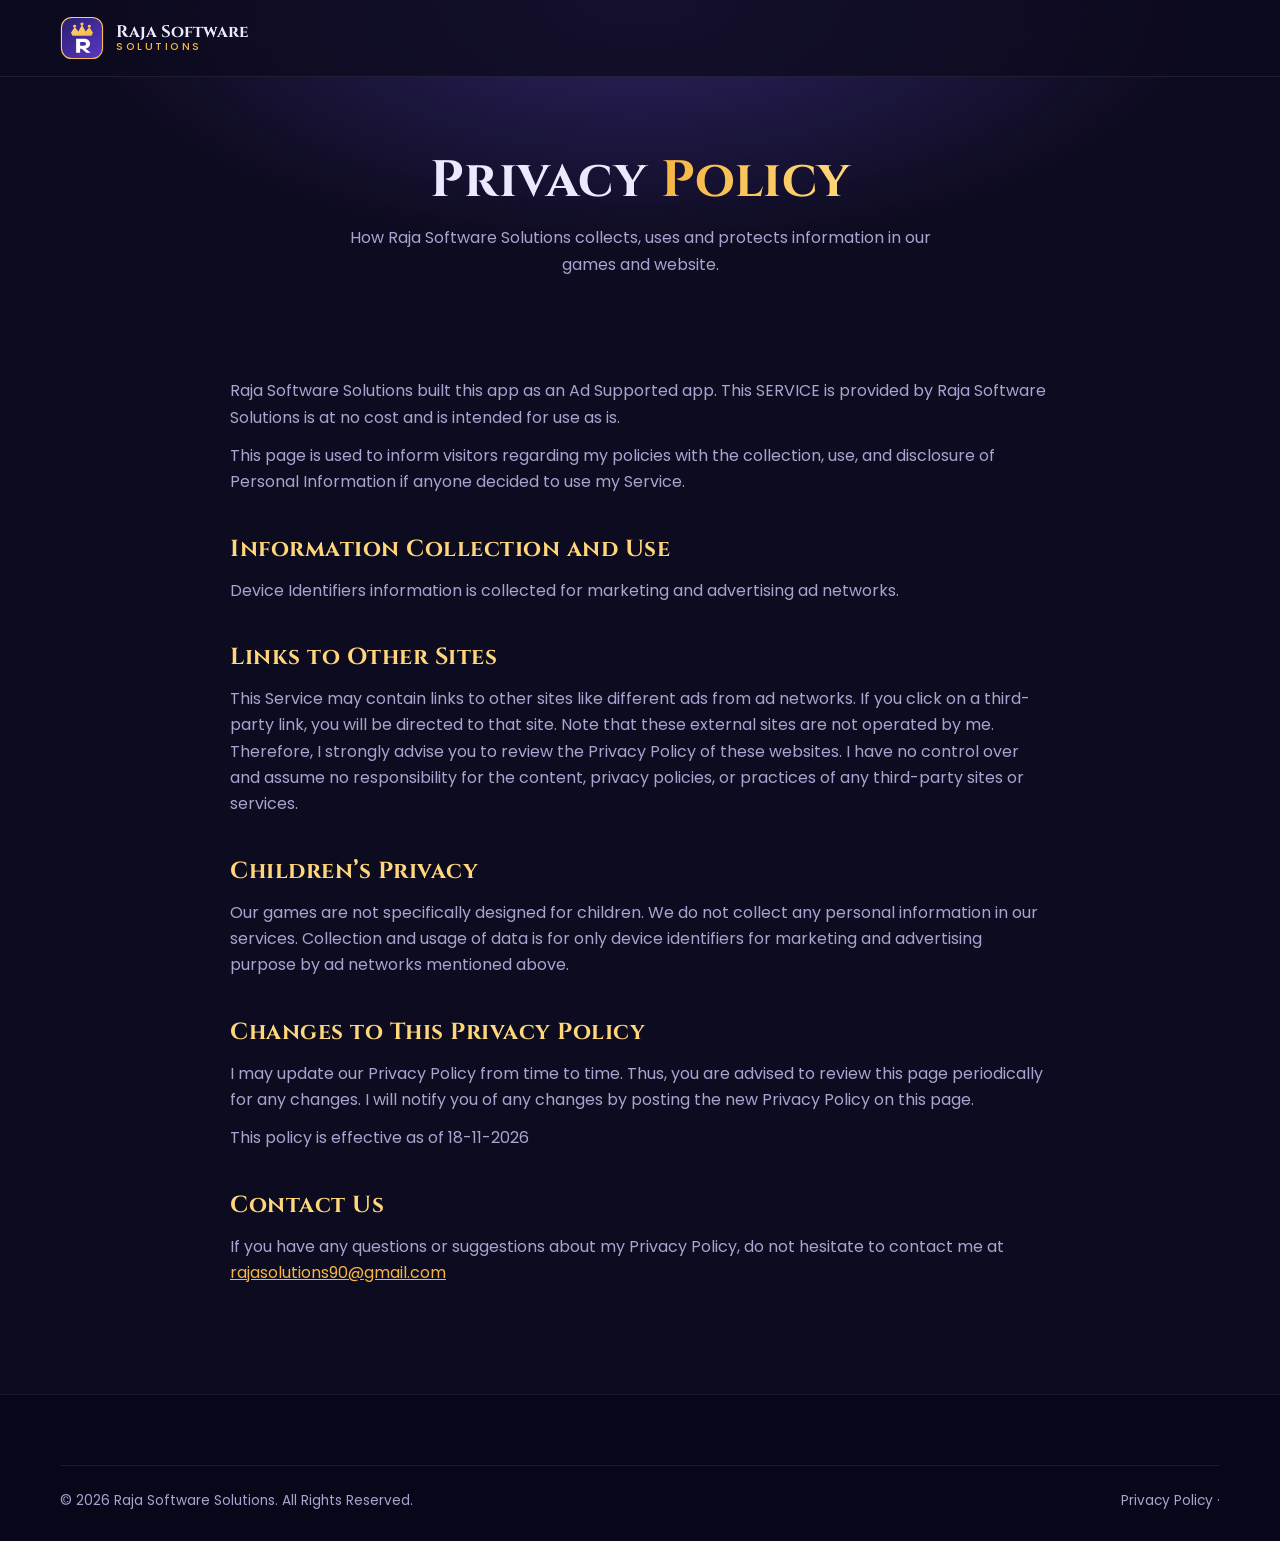
<file: privacy-policy.html>
<!DOCTYPE html>
<html lang="en">
<head>
<meta charset="UTF-8">
<meta name="viewport" content="width=device-width, initial-scale=1.0">
<title>Privacy Policy | Raja Software Solutions</title>
<meta name="description" content="Privacy Policy for Raja Software Solutions and its mobile games.">
<meta property="og:title" content="Privacy Policy | Raja Software Solutions">
<meta property="og:description" content="Privacy Policy for Raja Software Solutions and its mobile games.">
<meta property="og:type" content="website">
<meta name="theme-color" content="#0d0b1f">
<link rel="icon" type="image/svg+xml" href="images/logo.svg">
<link rel="preconnect" href="https://fonts.googleapis.com"><link rel="preconnect" href="https://fonts.gstatic.com" crossorigin><link href="https://fonts.googleapis.com/css2?family=Cinzel:wght@600;700&family=Poppins:wght@400;500;600&display=swap" rel="stylesheet">
<link rel="stylesheet" href="css/style.css">
</head>
<body>
<header class="header">
  <nav class="container nav">
    <div class="brand">
      <img src="images/logo.svg" alt="Raja Software Solutions logo">
      <span class="brand-name">Raja Software<small>Solutions</small></span>
    </div>
   
  </nav>
</header>

<section class="page-hero">
  <div class="container">
    <h1>Privacy <span class="gold-text">Policy</span></h1>
    <p>How Raja Software Solutions collects, uses and protects information in our games and website.</p>
  </div>
</section>
<section class="section" style="padding-top:30px">
  <div class="container prose">
    <p>Raja Software Solutions built this app as an Ad Supported app. This SERVICE is provided by Raja Software Solutions is at no cost and is intended for use as is.</p>

    <p>This page is used to inform visitors regarding my policies with the collection, use, and disclosure of Personal Information if anyone decided to use my Service.</p>

    <h2>Information Collection and Use</h2>
    <p>Device Identifiers information is collected for marketing and advertising ad networks.</p>

    <h2>Links to Other Sites</h2>
    <p>This Service may contain links to other sites like different ads from ad networks. If you click on a third-party link, you will be directed to that site. Note that these external sites are not operated by me. Therefore, I strongly advise you to review the Privacy Policy of these websites. I have no control over and assume no responsibility for the content, privacy policies, or practices of any third-party sites or services.</p>

    <h2>Children’s Privacy</h2>
    <p>Our games are not specifically designed for children. We do not collect any personal information in our services. Collection and usage of data is for only device identifiers for marketing and advertising purpose by ad networks mentioned above.</p>

    <h2>Changes to This Privacy Policy</h2>
    <p>I may update our Privacy Policy from time to time. Thus, you are advised to review this page periodically for any changes. I will notify you of any changes by posting the new Privacy Policy on this page.</p>

    <p>This policy is effective as of 18-11-2026</p>

    <h2>Contact Us</h2>
    <p>If you have any questions or suggestions about my Privacy Policy, do not hesitate to contact me at <a href="mailto:rajasolutions90@gmail.com">rajasolutions90@gmail.com</a></p>

  </div>
</section>
<footer class="footer">
  <div class="container">
   
    <div class="footer-bottom">
      <span>&copy; <span class="year">2026</span> Raja Software Solutions. All Rights Reserved.</span>
      <span><a href="privacy-policy.html">Privacy Policy</a> &middot; </span>
    </div>
  </div>
</footer>
<script src="js/main.js"></script>
</body>
</html>
</file>
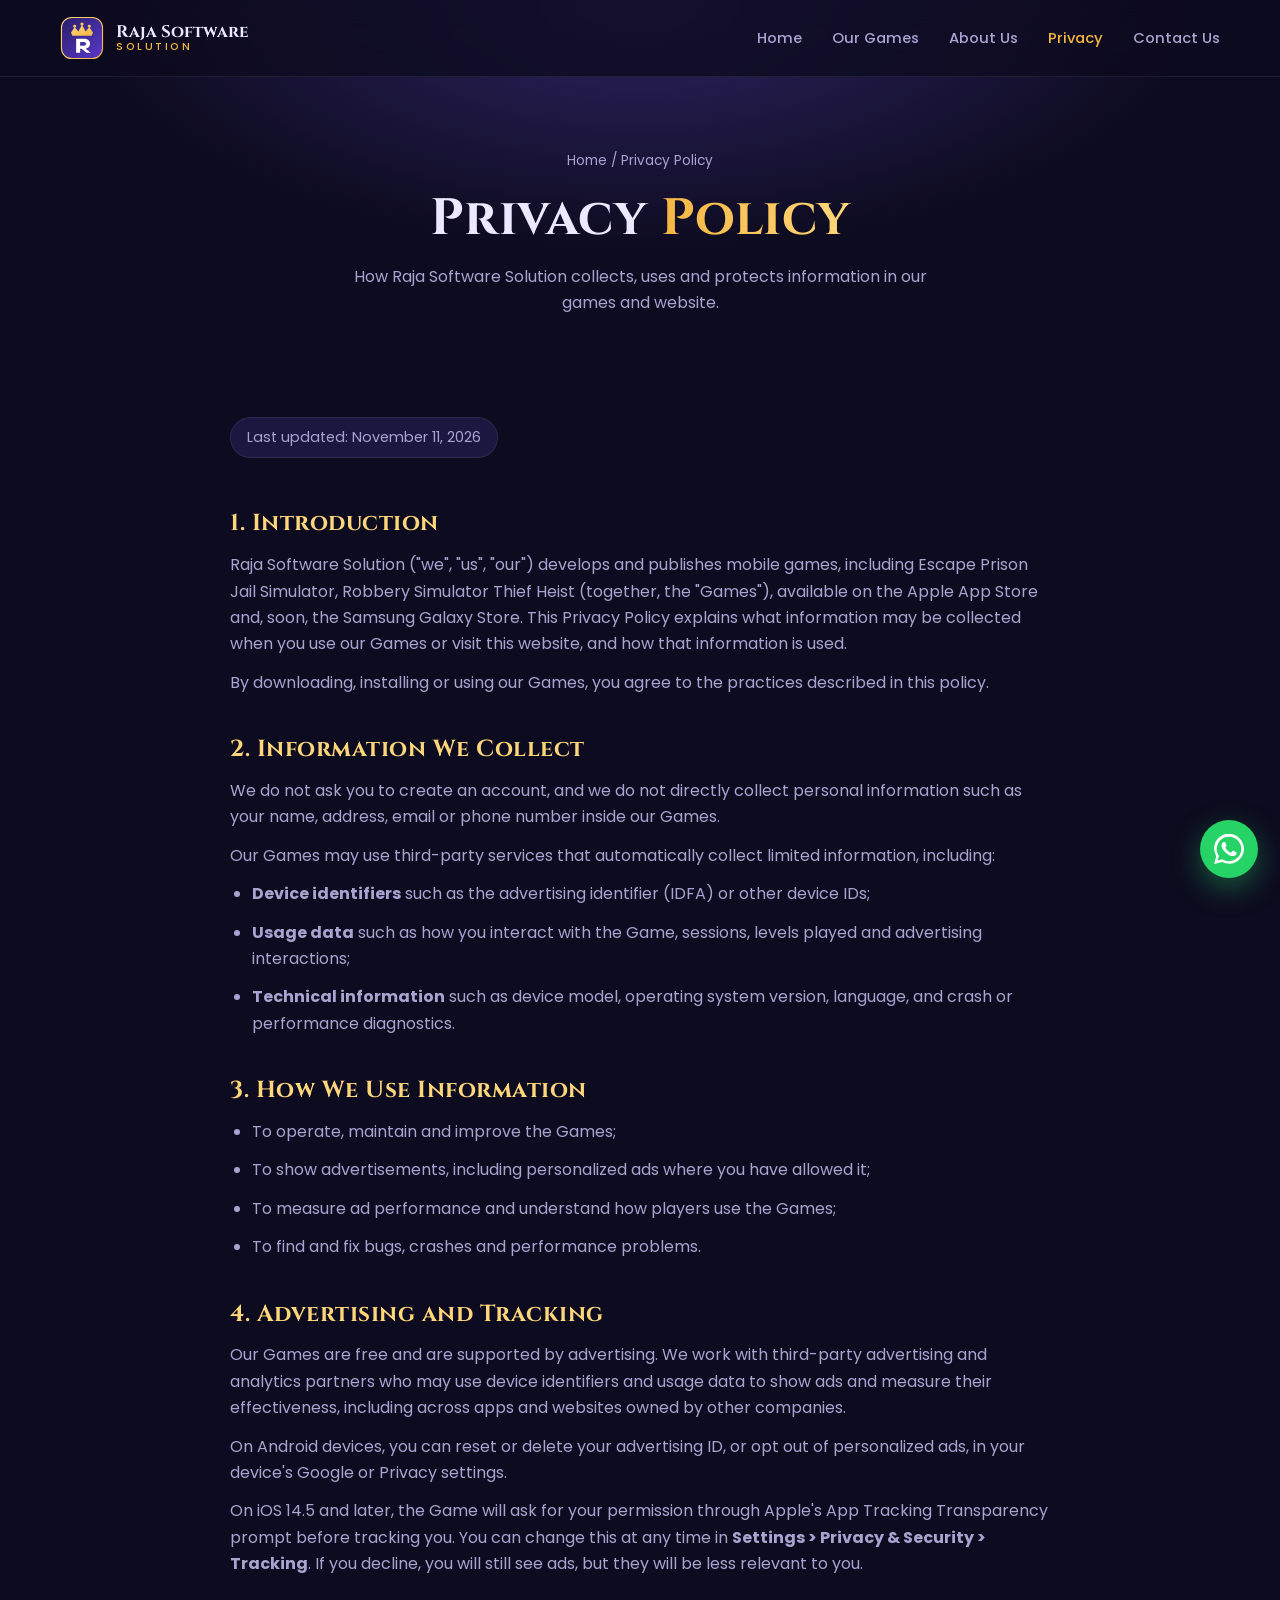
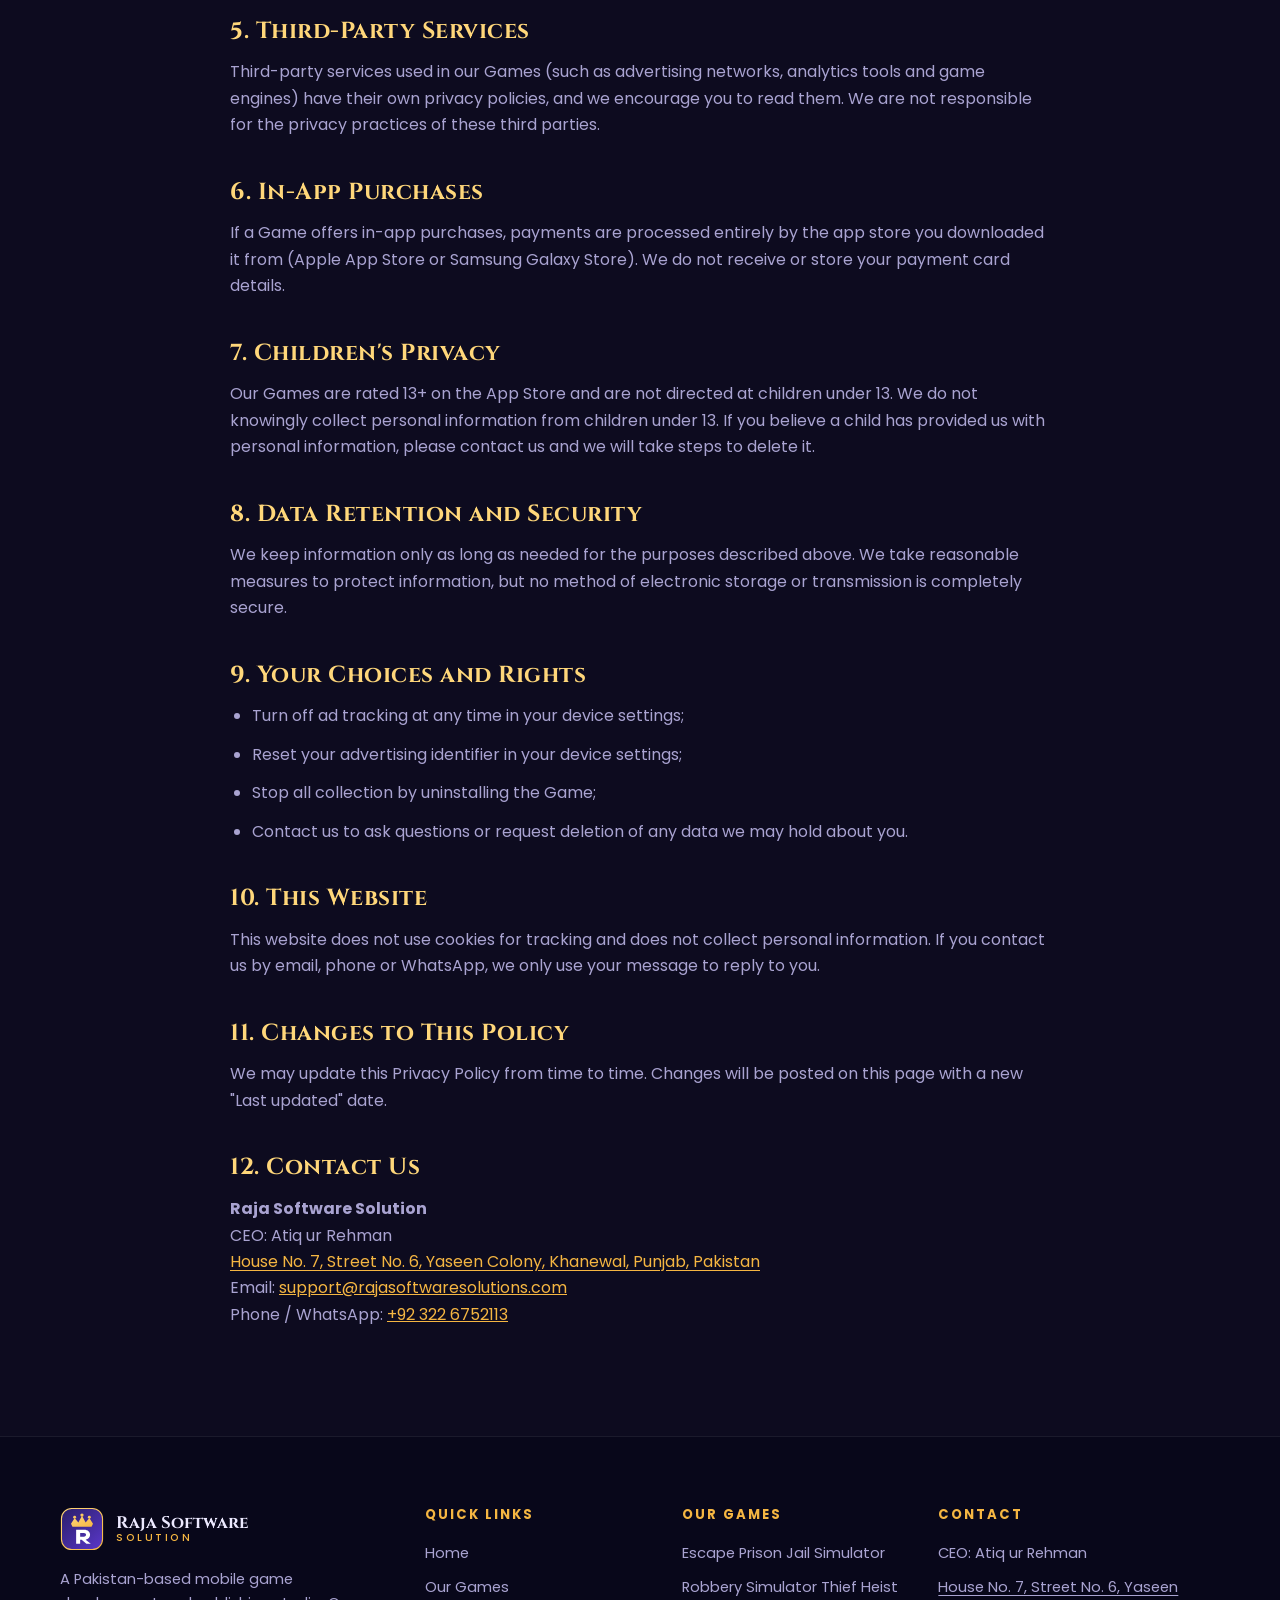
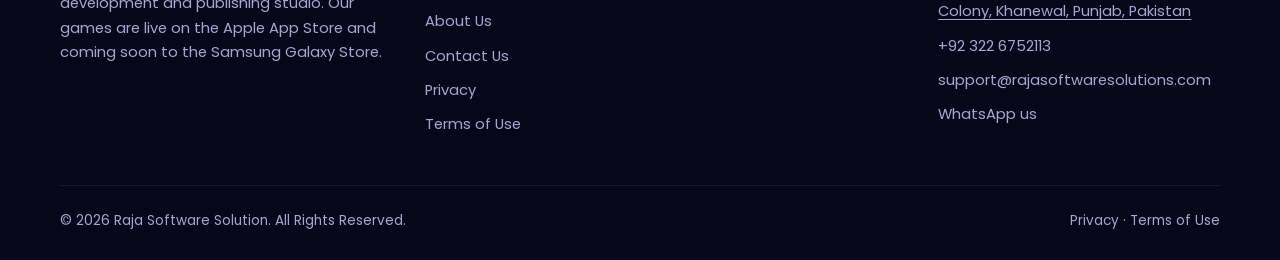
<file: privacy.html>
<!DOCTYPE html>
<html lang="en">
<head>
<meta charset="UTF-8">
<meta name="viewport" content="width=device-width, initial-scale=1.0">
<title>Privacy Policy | Raja Software Solution</title>
<meta name="description" content="Privacy Policy for Raja Software Solution and its mobile games.">
<meta property="og:title" content="Privacy Policy | Raja Software Solution">
<meta property="og:description" content="Privacy Policy for Raja Software Solution and its mobile games.">
<meta property="og:type" content="website">
<meta name="theme-color" content="#0d0b1f">
<link rel="icon" type="image/svg+xml" href="images/logo.svg">
<link rel="preconnect" href="https://fonts.googleapis.com"><link rel="preconnect" href="https://fonts.gstatic.com" crossorigin><link href="https://fonts.googleapis.com/css2?family=Cinzel:wght@600;700&family=Poppins:wght@400;500;600&display=swap" rel="stylesheet">
<link rel="stylesheet" href="css/style.css">
</head>
<body>
<header class="header">
  <nav class="container nav">
    <a class="brand" href="index.html">
      <img src="images/logo.svg" alt="Raja Software Solution logo">
      <span class="brand-name">Raja Software<small>Solution</small></span>
    </a>
    <button class="menu-toggle" aria-label="Open menu" aria-expanded="false"><svg viewBox="0 0 24 24" fill="none" stroke="currentColor" stroke-width="2" stroke-linecap="round"><path d="M4 7h16M4 12h16M4 17h16"/></svg></button>
    <ul class="nav-links">
      <li><a href="index.html">Home</a></li>
      <li><a href="games.html">Our Games</a></li>
      <li><a href="about.html">About Us</a></li>
      <li><a href="privacy.html" class="active">Privacy</a></li>
      <li><a href="index.html#contact">Contact Us</a></li>
    </ul>
  </nav>
</header>

<section class="page-hero">
  <div class="container">
    <div class="crumbs"><a href="index.html">Home</a> / Privacy Policy</div>
    <h1>Privacy <span class="gold-text">Policy</span></h1>
    <p>How Raja Software Solution collects, uses and protects information in our games and website.</p>
  </div>
</section>
<section class="section" style="padding-top:30px">
  <div class="container prose">
    <p class="updated">Last updated: November 11, 2026</p>

    <h2>1. Introduction</h2>
    <p>Raja Software Solution ("we", "us", "our") develops and publishes mobile games, including Escape Prison Jail Simulator, Robbery Simulator Thief Heist (together, the "Games"), available on the Apple App Store and, soon, the Samsung Galaxy Store. This Privacy Policy explains what information may be collected when you use our Games or visit this website, and how that information is used.</p>
    <p>By downloading, installing or using our Games, you agree to the practices described in this policy.</p>

    <h2>2. Information We Collect</h2>
    <p>We do not ask you to create an account, and we do not directly collect personal information such as your name, address, email or phone number inside our Games.</p>
    <p>Our Games may use third-party services that automatically collect limited information, including:</p>
    <ul>
      <li><strong>Device identifiers</strong> such as the advertising identifier (IDFA) or other device IDs;</li>
      <li><strong>Usage data</strong> such as how you interact with the Game, sessions, levels played and advertising interactions;</li>
      <li><strong>Technical information</strong> such as device model, operating system version, language, and crash or performance diagnostics.</li>
    </ul>

    <h2>3. How We Use Information</h2>
    <ul>
      <li>To operate, maintain and improve the Games;</li>
      <li>To show advertisements, including personalized ads where you have allowed it;</li>
      <li>To measure ad performance and understand how players use the Games;</li>
      <li>To find and fix bugs, crashes and performance problems.</li>
    </ul>

    <h2>4. Advertising and Tracking</h2>
    <p>Our Games are free and are supported by advertising. We work with third-party advertising and analytics partners who may use device identifiers and usage data to show ads and measure their effectiveness, including across apps and websites owned by other companies.</p>
    <p>On Android devices, you can reset or delete your advertising ID, or opt out of personalized ads, in your device's Google or Privacy settings.</p>
    <p>On iOS 14.5 and later, the Game will ask for your permission through Apple's App Tracking Transparency prompt before tracking you. You can change this at any time in <strong>Settings &gt; Privacy &amp; Security &gt; Tracking</strong>. If you decline, you will still see ads, but they will be less relevant to you.</p>

    <h2>5. Third-Party Services</h2>
    <p>Third-party services used in our Games (such as advertising networks, analytics tools and game engines) have their own privacy policies, and we encourage you to read them. We are not responsible for the privacy practices of these third parties.</p>

    <h2>6. In-App Purchases</h2>
    <p>If a Game offers in-app purchases, payments are processed entirely by the app store you downloaded it from (Apple App Store or Samsung Galaxy Store). We do not receive or store your payment card details.</p>

    <h2>7. Children's Privacy</h2>
    <p>Our Games are rated 13+ on the App Store and are not directed at children under 13. We do not knowingly collect personal information from children under 13. If you believe a child has provided us with personal information, please contact us and we will take steps to delete it.</p>

    <h2>8. Data Retention and Security</h2>
    <p>We keep information only as long as needed for the purposes described above. We take reasonable measures to protect information, but no method of electronic storage or transmission is completely secure.</p>

    <h2>9. Your Choices and Rights</h2>
    <ul>
      <li>Turn off ad tracking at any time in your device settings;</li>
      <li>Reset your advertising identifier in your device settings;</li>
      <li>Stop all collection by uninstalling the Game;</li>
      <li>Contact us to ask questions or request deletion of any data we may hold about you.</li>
    </ul>

    <h2>10. This Website</h2>
    <p>This website does not use cookies for tracking and does not collect personal information. If you contact us by email, phone or WhatsApp, we only use your message to reply to you.</p>

    <h2>11. Changes to This Policy</h2>
    <p>We may update this Privacy Policy from time to time. Changes will be posted on this page with a new "Last updated" date.</p>

    <h2>12. Contact Us</h2>
    <p><strong>Raja Software Solution</strong><br>
    CEO: Atiq ur Rehman<br>
    <a href="https://www.google.com/maps/search/?api=1&query=House+No.+7+Street+No.+6+Yaseen+Colony+Khanewal+Punjab+Pakistan" target="_blank" rel="noopener" class="addr-link">House No. 7, Street No. 6, Yaseen Colony, Khanewal, Punjab, Pakistan</a><br>
    Email: <a href="mailto:support@rajasoftwaresolutions.com">support@rajasoftwaresolutions.com</a><br>
    Phone / WhatsApp: <a href="tel:+923226752113">+92 322 6752113</a></p>
  </div>
</section>
<footer class="footer">
  <div class="container">
    <div class="footer-grid">
      <div>
        <a class="brand" href="index.html">
          <img src="images/logo.svg" alt="Raja Software Solution logo">
          <span class="brand-name">Raja Software<small>Solution</small></span>
        </a>
        <p>A Pakistan-based mobile game development and publishing studio. Our games are live on the Apple App Store and coming soon to the Samsung Galaxy Store.</p>
      </div>
      <div>
        <h4>Quick Links</h4>
        <ul>
          <li><a href="index.html">Home</a></li>
          <li><a href="games.html">Our Games</a></li>
          <li><a href="about.html">About Us</a></li>
          <li><a href="index.html#contact">Contact Us</a></li>
          <li><a href="privacy.html">Privacy</a></li>
          <li><a href="terms.html">Terms of Use</a></li>
        </ul>
      </div>
      <div>
        <h4>Our Games</h4>
        <ul>
          <li><a href="games/escape-prison-jail-simulator.html">Escape Prison Jail Simulator</a></li>
<li><a href="games/robbery-simulator-thief-heist.html">Robbery Simulator Thief Heist</a></li>
        </ul>
      </div>
      <div>
        <h4>Contact</h4>
        <ul>
          <li>CEO: Atiq ur Rehman</li>
          <li><a href="https://www.google.com/maps/search/?api=1&query=House+No.+7+Street+No.+6+Yaseen+Colony+Khanewal+Punjab+Pakistan" target="_blank" rel="noopener" class="addr-link">House No. 7, Street No. 6, Yaseen Colony, Khanewal, Punjab, Pakistan</a></li>
          <li><a href="tel:+923226752113">+92 322 6752113</a></li>
          <li><a href="mailto:support@rajasoftwaresolutions.com">support@rajasoftwaresolutions.com</a></li>
          <li><a href="https://wa.me/923226752113" target="_blank" rel="noopener">WhatsApp us</a></li>
        </ul>
      </div>
    </div>
    <div class="footer-bottom">
      <span>&copy; <span class="year">2026</span> Raja Software Solution. All Rights Reserved.</span>
      <span><a href="privacy.html">Privacy</a> &middot; <a href="terms.html">Terms of Use</a></span>
    </div>
  </div>
</footer>
<a class="wa-float" href="https://wa.me/923226752113" target="_blank" rel="noopener" aria-label="Chat on WhatsApp"><svg viewBox="0 0 24 24" fill="currentColor"><path d="M17.5 14.4c-.3-.1-1.8-.9-2-1-.3-.1-.5-.1-.7.1-.2.3-.8 1-.9 1.2-.2.2-.3.2-.6.1-.3-.1-1.3-.5-2.4-1.5-.9-.8-1.5-1.8-1.7-2.1-.2-.3 0-.5.1-.6l.4-.5c.2-.2.2-.3.3-.5.1-.2 0-.4 0-.5l-.9-2.2c-.2-.6-.5-.5-.7-.5h-.6c-.2 0-.5.1-.8.4-.3.3-1 1-1 2.5s1.1 2.9 1.2 3.1c.1.2 2.1 3.2 5.1 4.5.7.3 1.3.5 1.7.6.7.2 1.4.2 1.9.1.6-.1 1.8-.7 2-1.4.2-.7.2-1.3.2-1.4-.1-.1-.3-.2-.6-.3zM12 21.8c-1.8 0-3.5-.5-5-1.4l-.4-.2-3.7 1 1-3.6-.2-.4A9.8 9.8 0 1 1 12 21.8zM20.5 3.5A11.8 11.8 0 0 0 1.8 17.7L.1 24l6.4-1.7A11.8 11.8 0 0 0 24 12c0-3.2-1.2-6.2-3.5-8.5z"/></svg></a>
<script src="js/main.js"></script>
</body>
</html>
</file>
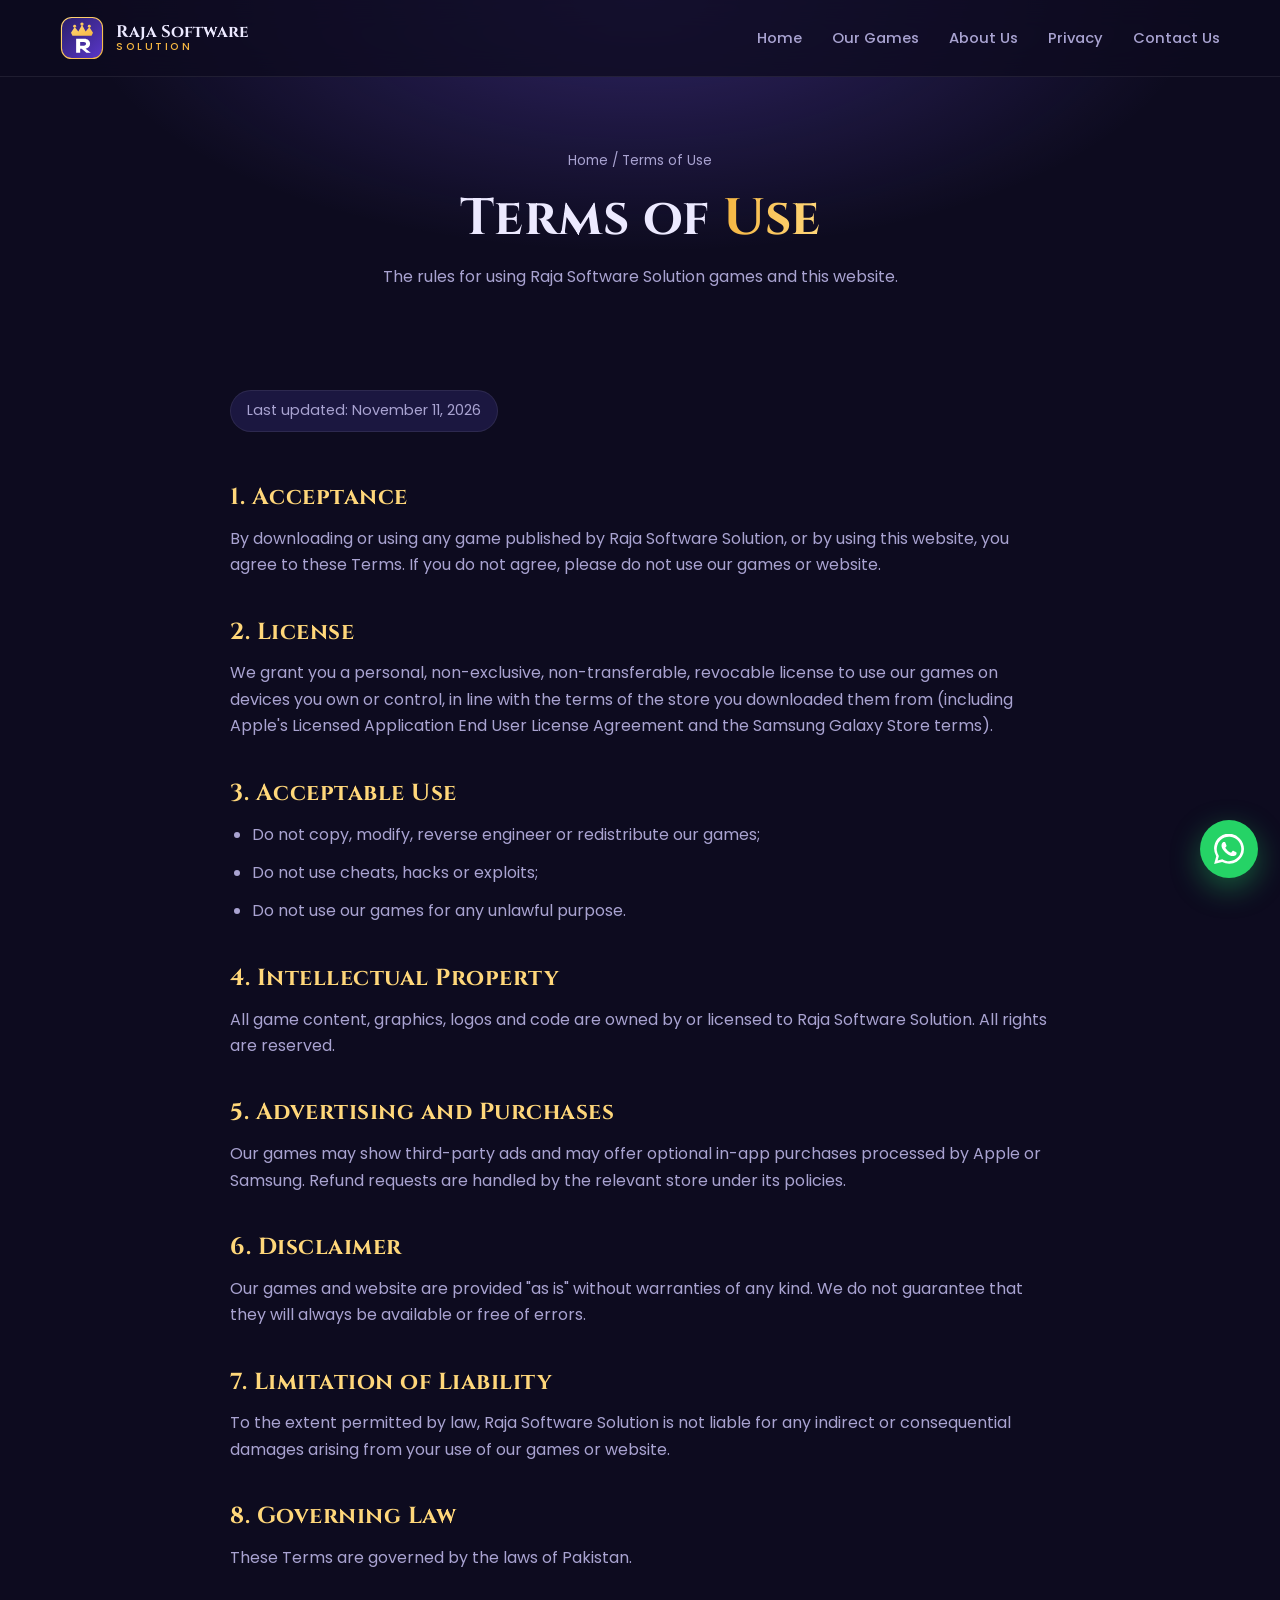
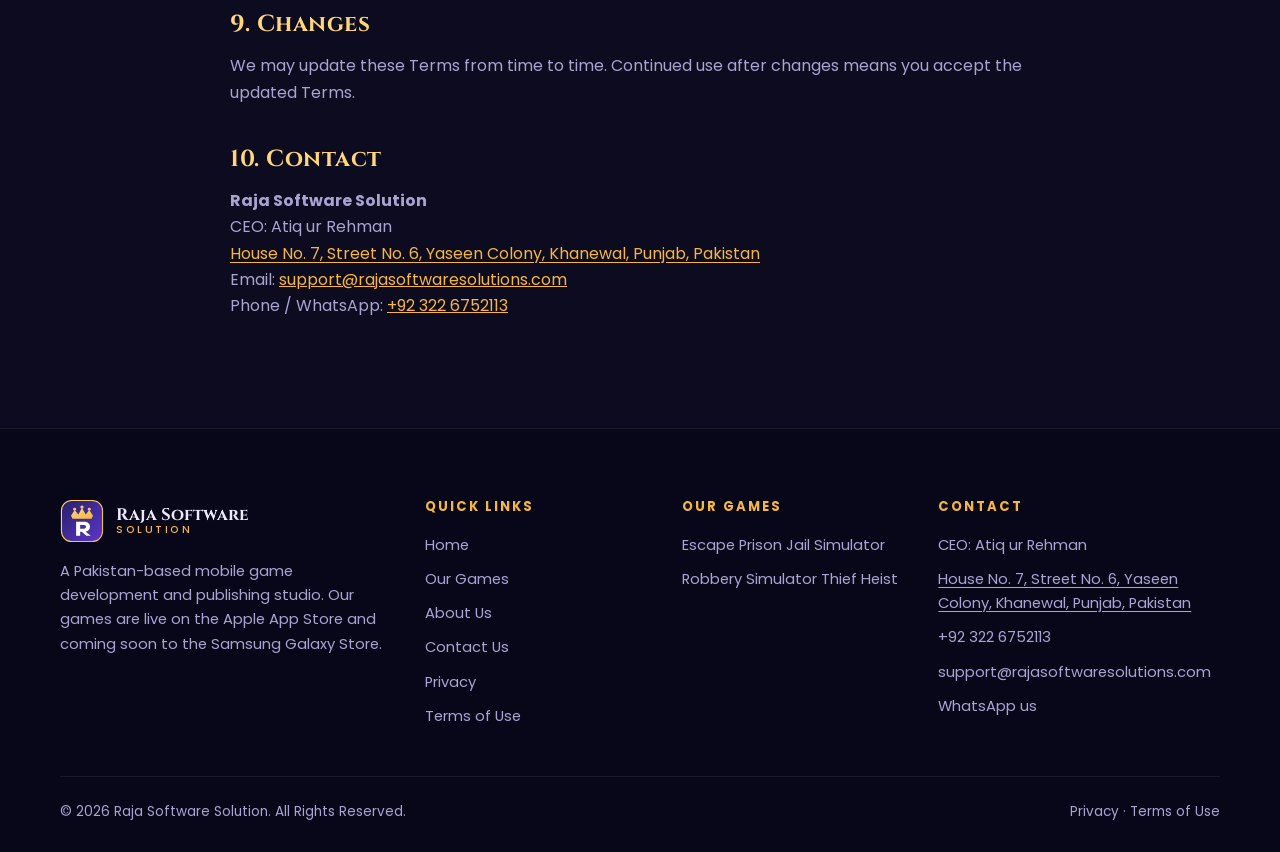
<file: terms.html>
<!DOCTYPE html>
<html lang="en">
<head>
<meta charset="UTF-8">
<meta name="viewport" content="width=device-width, initial-scale=1.0">
<title>Terms of Use | Raja Software Solution</title>
<meta name="description" content="Terms of Use for Raja Software Solution games and website.">
<meta property="og:title" content="Terms of Use | Raja Software Solution">
<meta property="og:description" content="Terms of Use for Raja Software Solution games and website.">
<meta property="og:type" content="website">
<meta name="theme-color" content="#0d0b1f">
<link rel="icon" type="image/svg+xml" href="images/logo.svg">
<link rel="preconnect" href="https://fonts.googleapis.com"><link rel="preconnect" href="https://fonts.gstatic.com" crossorigin><link href="https://fonts.googleapis.com/css2?family=Cinzel:wght@600;700&family=Poppins:wght@400;500;600&display=swap" rel="stylesheet">
<link rel="stylesheet" href="css/style.css">
</head>
<body>
<header class="header">
  <nav class="container nav">
    <a class="brand" href="index.html">
      <img src="images/logo.svg" alt="Raja Software Solution logo">
      <span class="brand-name">Raja Software<small>Solution</small></span>
    </a>
    <button class="menu-toggle" aria-label="Open menu" aria-expanded="false"><svg viewBox="0 0 24 24" fill="none" stroke="currentColor" stroke-width="2" stroke-linecap="round"><path d="M4 7h16M4 12h16M4 17h16"/></svg></button>
    <ul class="nav-links">
      <li><a href="index.html">Home</a></li>
      <li><a href="games.html">Our Games</a></li>
      <li><a href="about.html">About Us</a></li>
      <li><a href="privacy.html">Privacy</a></li>
      <li><a href="index.html#contact">Contact Us</a></li>
    </ul>
  </nav>
</header>

<section class="page-hero">
  <div class="container">
    <div class="crumbs"><a href="index.html">Home</a> / Terms of Use</div>
    <h1>Terms of <span class="gold-text">Use</span></h1>
    <p>The rules for using Raja Software Solution games and this website.</p>
  </div>
</section>
<section class="section" style="padding-top:30px">
  <div class="container prose">
    <p class="updated">Last updated: November 11, 2026</p>
    <h2>1. Acceptance</h2>
    <p>By downloading or using any game published by Raja Software Solution, or by using this website, you agree to these Terms. If you do not agree, please do not use our games or website.</p>
    <h2>2. License</h2>
    <p>We grant you a personal, non-exclusive, non-transferable, revocable license to use our games on devices you own or control, in line with the terms of the store you downloaded them from (including Apple's Licensed Application End User License Agreement and the Samsung Galaxy Store terms).</p>
    <h2>3. Acceptable Use</h2>
    <ul>
      <li>Do not copy, modify, reverse engineer or redistribute our games;</li>
      <li>Do not use cheats, hacks or exploits;</li>
      <li>Do not use our games for any unlawful purpose.</li>
    </ul>
    <h2>4. Intellectual Property</h2>
    <p>All game content, graphics, logos and code are owned by or licensed to Raja Software Solution. All rights are reserved.</p>
    <h2>5. Advertising and Purchases</h2>
    <p>Our games may show third-party ads and may offer optional in-app purchases processed by Apple or Samsung. Refund requests are handled by the relevant store under its policies.</p>
    <h2>6. Disclaimer</h2>
    <p>Our games and website are provided "as is" without warranties of any kind. We do not guarantee that they will always be available or free of errors.</p>
    <h2>7. Limitation of Liability</h2>
    <p>To the extent permitted by law, Raja Software Solution is not liable for any indirect or consequential damages arising from your use of our games or website.</p>
    <h2>8. Governing Law</h2>
    <p>These Terms are governed by the laws of Pakistan.</p>
    <h2>9. Changes</h2>
    <p>We may update these Terms from time to time. Continued use after changes means you accept the updated Terms.</p>
    <h2>10. Contact</h2>
    <p><strong>Raja Software Solution</strong><br>CEO: Atiq ur Rehman<br><a href="https://www.google.com/maps/search/?api=1&query=House+No.+7+Street+No.+6+Yaseen+Colony+Khanewal+Punjab+Pakistan" target="_blank" rel="noopener" class="addr-link">House No. 7, Street No. 6, Yaseen Colony, Khanewal, Punjab, Pakistan</a><br>Email: <a href="mailto:support@rajasoftwaresolutions.com">support@rajasoftwaresolutions.com</a><br>
    Phone / WhatsApp: <a href="tel:+923226752113">+92 322 6752113</a></p>
  </div>
</section>
<footer class="footer">
  <div class="container">
    <div class="footer-grid">
      <div>
        <a class="brand" href="index.html">
          <img src="images/logo.svg" alt="Raja Software Solution logo">
          <span class="brand-name">Raja Software<small>Solution</small></span>
        </a>
        <p>A Pakistan-based mobile game development and publishing studio. Our games are live on the Apple App Store and coming soon to the Samsung Galaxy Store.</p>
      </div>
      <div>
        <h4>Quick Links</h4>
        <ul>
          <li><a href="index.html">Home</a></li>
          <li><a href="games.html">Our Games</a></li>
          <li><a href="about.html">About Us</a></li>
          <li><a href="index.html#contact">Contact Us</a></li>
          <li><a href="privacy.html">Privacy</a></li>
          <li><a href="terms.html">Terms of Use</a></li>
        </ul>
      </div>
      <div>
        <h4>Our Games</h4>
        <ul>
          <li><a href="games/escape-prison-jail-simulator.html">Escape Prison Jail Simulator</a></li>
<li><a href="games/robbery-simulator-thief-heist.html">Robbery Simulator Thief Heist</a></li>
        </ul>
      </div>
      <div>
        <h4>Contact</h4>
        <ul>
          <li>CEO: Atiq ur Rehman</li>
          <li><a href="https://www.google.com/maps/search/?api=1&query=House+No.+7+Street+No.+6+Yaseen+Colony+Khanewal+Punjab+Pakistan" target="_blank" rel="noopener" class="addr-link">House No. 7, Street No. 6, Yaseen Colony, Khanewal, Punjab, Pakistan</a></li>
          <li><a href="tel:+923226752113">+92 322 6752113</a></li>
          <li><a href="mailto:support@rajasoftwaresolutions.com">support@rajasoftwaresolutions.com</a></li>
          <li><a href="https://wa.me/923226752113" target="_blank" rel="noopener">WhatsApp us</a></li>
        </ul>
      </div>
    </div>
    <div class="footer-bottom">
      <span>&copy; <span class="year">2026</span> Raja Software Solution. All Rights Reserved.</span>
      <span><a href="privacy.html">Privacy</a> &middot; <a href="terms.html">Terms of Use</a></span>
    </div>
  </div>
</footer>
<a class="wa-float" href="https://wa.me/923226752113" target="_blank" rel="noopener" aria-label="Chat on WhatsApp"><svg viewBox="0 0 24 24" fill="currentColor"><path d="M17.5 14.4c-.3-.1-1.8-.9-2-1-.3-.1-.5-.1-.7.1-.2.3-.8 1-.9 1.2-.2.2-.3.2-.6.1-.3-.1-1.3-.5-2.4-1.5-.9-.8-1.5-1.8-1.7-2.1-.2-.3 0-.5.1-.6l.4-.5c.2-.2.2-.3.3-.5.1-.2 0-.4 0-.5l-.9-2.2c-.2-.6-.5-.5-.7-.5h-.6c-.2 0-.5.1-.8.4-.3.3-1 1-1 2.5s1.1 2.9 1.2 3.1c.1.2 2.1 3.2 5.1 4.5.7.3 1.3.5 1.7.6.7.2 1.4.2 1.9.1.6-.1 1.8-.7 2-1.4.2-.7.2-1.3.2-1.4-.1-.1-.3-.2-.6-.3zM12 21.8c-1.8 0-3.5-.5-5-1.4l-.4-.2-3.7 1 1-3.6-.2-.4A9.8 9.8 0 1 1 12 21.8zM20.5 3.5A11.8 11.8 0 0 0 1.8 17.7L.1 24l6.4-1.7A11.8 11.8 0 0 0 24 12c0-3.2-1.2-6.2-3.5-8.5z"/></svg></a>
<script src="js/main.js"></script>
</body>
</html>
</file>
<file: css/style.css>
/* Raja Software Solutions — main stylesheet */
:root {
  --bg: #0d0b1f;
  --bg-2: #15122e;
  --card: #1b1740;
  --card-2: #221d4f;
  --line: rgba(255, 255, 255, 0.08);
  --text: #ece9ff;
  --muted: #a9a3d1;
  --gold: #f5b642;
  --gold-2: #ffd77a;
  --violet: #7b5cff;
  --radius: 18px;
  --max: 1160px;
  --shadow: 0 20px 50px rgba(0, 0, 0, 0.45);
}

* { box-sizing: border-box; margin: 0; padding: 0; }
html { scroll-behavior: smooth; }
body {
  font-family: "Poppins", system-ui, -apple-system, "Segoe UI", Roboto, sans-serif;
  background: var(--bg);
  color: var(--text);
  line-height: 1.65;
  overflow-x: hidden;
}
img { max-width: 100%; display: block; }
a { color: inherit; text-decoration: none; }
h1, h2, h3, h4 { font-family: "Cinzel", Georgia, serif; line-height: 1.2; letter-spacing: 0.5px; }

.container { width: min(100% - 40px, var(--max)); margin-inline: auto; }
.section { padding: 96px 0; position: relative; }
.section.alt { background: var(--bg-2); }

.eyebrow {
  display: inline-block;
  font-size: 0.78rem; font-weight: 600; letter-spacing: 3px; text-transform: uppercase;
  color: var(--gold);
  margin-bottom: 14px;
}
.section-head { text-align: center; max-width: 680px; margin: 0 auto 56px; }
.section-head h2 { font-size: clamp(1.9rem, 3.5vw, 2.6rem); margin-bottom: 14px; }
.section-head p { color: var(--muted); }
.gold-text {
  background: linear-gradient(90deg, var(--gold), var(--gold-2));
  -webkit-background-clip: text; background-clip: text; color: transparent;
}

/* Buttons */
.btn {
  display: inline-flex; align-items: center; gap: 10px;
  padding: 13px 26px; border-radius: 999px;
  font-weight: 600; font-size: 0.95rem;
  transition: transform .2s ease, box-shadow .2s ease, background .2s ease;
  cursor: pointer; border: 0;
}
.btn:hover { transform: translateY(-2px); }
.btn-gold { background: linear-gradient(135deg, var(--gold), var(--gold-2)); color: #1a1300; box-shadow: 0 10px 30px rgba(245, 182, 66, .3); }
.btn-outline { background: transparent; border: 1.5px solid rgba(255, 255, 255, .25); color: var(--text); }
.btn-outline:hover { border-color: var(--gold); color: var(--gold); }
.btn-sm { padding: 9px 18px; font-size: .85rem; }
.btn svg { width: 18px; height: 18px; }

/* Header */
.header {
  position: fixed; inset: 0 0 auto 0; z-index: 50;
  background: rgba(13, 11, 31, .78);
  backdrop-filter: blur(14px);
  border-bottom: 1px solid var(--line);
}
.nav { display: flex; align-items: center; justify-content: space-between; height: 76px; }
.brand { display: flex; align-items: center; gap: 12px; }
.brand img { width: 44px; height: 44px; }
.brand-name { font-family: "Cinzel", serif; font-weight: 700; font-size: 1.05rem; line-height: 1.1; }
.brand-name small { display: block; font-family: "Poppins", sans-serif; font-size: .66rem; font-weight: 500; letter-spacing: 2.5px; color: var(--gold); text-transform: uppercase; }
.nav-links { display: flex; gap: 30px; list-style: none; align-items: center; }
.nav-links a { font-size: .92rem; color: var(--muted); font-weight: 500; transition: color .2s; }
.nav-links a:hover, .nav-links a.active { color: var(--gold); }
.menu-toggle { display: none; background: none; border: 0; color: var(--text); cursor: pointer; }
.menu-toggle svg { width: 28px; height: 28px; }

/* Hero */
.hero {
  min-height: 100vh; display: flex; align-items: center;
  padding: 130px 0 80px; position: relative; overflow: hidden;
  background:
    radial-gradient(900px 500px at 85% 20%, rgba(123, 92, 255, .28), transparent 60%),
    radial-gradient(700px 400px at 10% 90%, rgba(245, 182, 66, .14), transparent 60%),
    var(--bg);
}
.hero-grid { display: grid; grid-template-columns: 1.1fr .9fr; gap: 60px; align-items: center; }
.hero h1 { font-size: clamp(2.4rem, 5.4vw, 4rem); margin-bottom: 22px; }
.hero p.lead { font-size: 1.1rem; color: var(--muted); max-width: 540px; margin-bottom: 34px; }
.hero-actions { display: flex; gap: 14px; flex-wrap: wrap; }
.hero-visual { position: relative; display: grid; grid-template-columns: 1fr 1fr; gap: 22px; }
.hero-visual .tile {
  border-radius: 28px; overflow: hidden; box-shadow: var(--shadow);
  border: 1px solid var(--line); aspect-ratio: 1; background: var(--card);
  transition: transform .4s ease;
}
.hero-visual .tile:nth-child(2) { transform: translateY(48px); }
.hero-visual .tile:hover { transform: translateY(-6px) rotate(-1deg); }
.hero-visual .tile:nth-child(2):hover { transform: translateY(40px) rotate(1deg); }
.hero-visual .tile img { width: 100%; height: 100%; object-fit: cover; }
.crown-glow {
  position: absolute; inset: -40px; z-index: -1;
  background: radial-gradient(circle, rgba(245, 182, 66, .18), transparent 65%);
}

/* Stats strip */
.stats { display: grid; grid-template-columns: repeat(4, 1fr); gap: 20px; margin-top: 56px; }
.stat {
  background: var(--card); border: 1px solid var(--line); border-radius: var(--radius);
  padding: 26px 20px; text-align: center;
}
.stat strong { display: block; font-family: "Cinzel", serif; font-size: 1.9rem; color: var(--gold); }
.stat span { color: var(--muted); font-size: .88rem; }

/* Feature cards */
.grid-4 { display: grid; grid-template-columns: repeat(4, 1fr); gap: 22px; }
.grid-3 { display: grid; grid-template-columns: repeat(3, 1fr); gap: 22px; }
.feature {
  background: linear-gradient(180deg, var(--card), var(--bg-2));
  border: 1px solid var(--line); border-radius: var(--radius);
  padding: 32px 26px; transition: transform .25s, border-color .25s;
}
.feature:hover { transform: translateY(-6px); border-color: rgba(245, 182, 66, .45); }
.feature .icon {
  width: 54px; height: 54px; border-radius: 14px; display: grid; place-items: center;
  background: rgba(245, 182, 66, .12); color: var(--gold); margin-bottom: 20px;
}
.feature .icon svg { width: 26px; height: 26px; }
.feature h3 { font-size: 1.12rem; margin-bottom: 10px; }
.feature p { color: var(--muted); font-size: .93rem; }

/* About */
.about-grid { display: grid; grid-template-columns: 1fr 1fr; gap: 64px; align-items: center; }
.about-card {
  background: var(--card); border: 1px solid var(--line); border-radius: 26px; padding: 40px;
  position: relative; overflow: hidden;
}
.about-card::before {
  content: ""; position: absolute; width: 260px; height: 260px; right: -80px; top: -80px;
  background: radial-gradient(circle, rgba(123, 92, 255, .35), transparent 70%);
}
.about-card img { width: 120px; margin-bottom: 24px; position: relative; }
.about-card ul { list-style: none; display: grid; gap: 14px; position: relative; }
.about-card li { display: flex; gap: 12px; color: var(--muted); }
.about-card li svg { flex: none; width: 22px; height: 22px; color: var(--gold); margin-top: 2px; }
.about-text h2 { font-size: clamp(1.9rem, 3.5vw, 2.5rem); margin-bottom: 18px; }
.about-text p { color: var(--muted); margin-bottom: 16px; }

/* Game cards */
.games-grid { display: grid; grid-template-columns: repeat(2, 1fr); gap: 28px; }
.game-card {
  background: var(--card); border: 1px solid var(--line); border-radius: 24px;
  overflow: hidden; display: flex; flex-direction: column;
  transition: transform .3s, box-shadow .3s, border-color .3s;
}
.game-card:hover { transform: translateY(-8px); box-shadow: var(--shadow); border-color: rgba(245, 182, 66, .4); }
.game-banner { position: relative; aspect-ratio: 16 / 8.4; overflow: hidden; background: var(--card-2); }
.game-banner img { width: 100%; height: 100%; object-fit: cover; transition: transform .5s; }
.game-card:hover .game-banner img { transform: scale(1.05); }
.badge {
  position: absolute; top: 16px; left: 16px;
  background: rgba(13, 11, 31, .8); backdrop-filter: blur(6px);
  font-size: .75rem; font-weight: 600; padding: 6px 12px; border-radius: 999px;
  color: var(--gold); border: 1px solid rgba(245, 182, 66, .35);
}
.game-body { padding: 28px; display: flex; flex-direction: column; flex: 1; }
.game-body h3 { font-size: 1.35rem; margin-bottom: 4px; }
.game-body .sub { color: var(--gold); font-size: .88rem; font-weight: 500; margin-bottom: 14px; }
.game-body p { color: var(--muted); font-size: .94rem; margin-bottom: 18px; flex: 1; }
.tags { display: flex; flex-wrap: wrap; gap: 8px; margin-bottom: 22px; }
.tag { font-size: .75rem; padding: 5px 12px; border-radius: 999px; background: rgba(123, 92, 255, .15); color: #c9bbff; }
.tag.live { background: rgba(70, 200, 120, .14); color: #7ee2a4; }
.game-actions { display: flex; gap: 12px; flex-wrap: wrap; }

/* Contact */
.contact-grid { display: grid; grid-template-columns: 1fr 1.1fr; gap: 40px; }
.contact-info { display: grid; gap: 18px; }
.info-row {
  display: flex; gap: 18px; align-items: flex-start;
  background: var(--card); border: 1px solid var(--line); border-radius: var(--radius); padding: 22px;
}
.info-row .icon { flex: none; width: 48px; height: 48px; border-radius: 12px; display: grid; place-items: center; background: rgba(245, 182, 66, .12); color: var(--gold); }
.info-row .icon svg { width: 22px; height: 22px; }
.info-row h4 { font-family: "Poppins", sans-serif; font-size: .8rem; letter-spacing: 1.5px; text-transform: uppercase; color: var(--muted); font-weight: 600; margin-bottom: 4px; }
.info-row a, .info-row p { font-size: 1.02rem; font-weight: 500; }
.info-row a:hover { color: var(--gold); }
.contact-form { background: var(--card); border: 1px solid var(--line); border-radius: 24px; padding: 36px; }
.contact-form h3 { font-size: 1.4rem; margin-bottom: 6px; }
.contact-form > p { color: var(--muted); font-size: .92rem; margin-bottom: 24px; }
.field { margin-bottom: 16px; }
.field label { display: block; font-size: .84rem; color: var(--muted); margin-bottom: 6px; }
.field input, .field textarea {
  width: 100%; padding: 13px 16px; border-radius: 12px; font: inherit; color: var(--text);
  background: var(--bg-2); border: 1px solid var(--line); outline: none; transition: border-color .2s;
}
.field input:focus, .field textarea:focus { border-color: var(--gold); }
.field textarea { min-height: 120px; resize: vertical; }

/* Page hero (inner pages) */
.page-hero {
  padding: 150px 0 70px; text-align: center;
  background: radial-gradient(800px 360px at 50% 0%, rgba(123, 92, 255, .3), transparent 70%), var(--bg);
}
.page-hero h1 { font-size: clamp(2.1rem, 4.5vw, 3.2rem); margin-bottom: 14px; }
.page-hero p { color: var(--muted); max-width: 620px; margin: 0 auto; }
.crumbs { font-size: .85rem; color: var(--muted); margin-bottom: 16px; }
.crumbs a:hover { color: var(--gold); }

/* Game detail */
.detail-grid { display: grid; grid-template-columns: 320px 1fr; gap: 56px; align-items: start; }
.detail-side { position: sticky; top: 100px; }
.detail-icon { border-radius: 34px; overflow: hidden; box-shadow: var(--shadow); border: 1px solid var(--line); aspect-ratio: 1; margin-bottom: 24px; background: var(--card); }
.detail-icon img { width: 100%; height: 100%; object-fit: cover; }
.facts { background: var(--card); border: 1px solid var(--line); border-radius: var(--radius); padding: 8px 22px; margin-bottom: 20px; }
.facts div { display: flex; justify-content: space-between; gap: 16px; padding: 12px 0; border-bottom: 1px solid var(--line); font-size: .9rem; }
.facts div:last-child { border-bottom: 0; }
.facts span { color: var(--muted); }
.facts strong { text-align: right; font-weight: 500; }
.detail-main h2 { font-size: 1.6rem; margin: 40px 0 16px; }
.detail-main h2:first-child { margin-top: 0; }
.detail-main p { color: var(--muted); margin-bottom: 16px; }
.feature-list { list-style: none; display: grid; gap: 14px; }
.feature-list li {
  display: flex; gap: 14px; background: var(--card); border: 1px solid var(--line);
  border-radius: 14px; padding: 16px 18px; color: var(--muted);
}
.feature-list li svg { flex: none; width: 22px; height: 22px; color: var(--gold); margin-top: 2px; }
.feature-list strong { color: var(--text); font-weight: 600; }

/* Legal / prose */
.prose { max-width: 820px; margin: 0 auto; }
.prose h2 { font-size: 1.45rem; margin: 40px 0 14px; color: var(--gold-2); }
.prose h3 { font-size: 1.1rem; margin: 24px 0 10px; }
.prose p, .prose li { color: var(--muted); margin-bottom: 12px; }
.prose ul { padding-left: 22px; margin-bottom: 16px; }
.prose a { color: var(--gold); text-decoration: underline; }
.prose .updated { font-size: .9rem; background: var(--card); display: inline-block; padding: 8px 16px; border-radius: 999px; border: 1px solid var(--line); }

/* CTA band */
.cta {
  background: linear-gradient(135deg, #2a1f6b, #4b2fb0 55%, #6b3fd1);
  border-radius: 28px; padding: 56px; text-align: center; position: relative; overflow: hidden;
}
.cta::after { content: ""; position: absolute; inset: auto -100px -160px auto; width: 380px; height: 380px; background: radial-gradient(circle, rgba(245, 182, 66, .35), transparent 70%); }
.cta h2 { font-size: clamp(1.7rem, 3.4vw, 2.4rem); margin-bottom: 12px; position: relative; }
.cta p { color: #d8d0ff; margin-bottom: 28px; position: relative; }
.cta .btn { position: relative; }

/* Footer */
.footer { background: #08071a; border-top: 1px solid var(--line); padding: 70px 0 28px; }
.footer-grid { display: grid; grid-template-columns: 1.5fr 1fr 1fr 1.3fr; gap: 40px; margin-bottom: 48px; }
.footer p { color: var(--muted); font-size: .92rem; }
.footer h4 { font-family: "Poppins", sans-serif; font-size: .82rem; letter-spacing: 2px; text-transform: uppercase; color: var(--gold); margin-bottom: 18px; }
.footer ul { list-style: none; display: grid; gap: 10px; }
.footer ul a, .footer ul li { color: var(--muted); font-size: .92rem; }
.footer ul a:hover { color: var(--gold); }
.footer .brand { margin-bottom: 16px; }
.footer-bottom { border-top: 1px solid var(--line); padding-top: 24px; display: flex; justify-content: space-between; flex-wrap: wrap; gap: 12px; font-size: .85rem; color: var(--muted); }
.footer-bottom a:hover { color: var(--gold); }

/* WhatsApp float */
.wa-float {
  position: fixed; right: 22px; bottom: 22px; z-index: 60;
  width: 58px; height: 58px; border-radius: 50%; display: grid; place-items: center;
  background: #25d366; color: #fff; box-shadow: 0 10px 30px rgba(37, 211, 102, .4);
  transition: transform .2s;
}
.wa-float:hover { transform: scale(1.08); }
.wa-float svg { width: 30px; height: 30px; }

/* Reveal animation */
.reveal { opacity: 0; transform: translateY(28px); transition: opacity .7s ease, transform .7s ease; }
.reveal.visible { opacity: 1; transform: none; }

/* Responsive */
@media (max-width: 1000px) {
  .grid-4 { grid-template-columns: repeat(2, 1fr); }
  .footer-grid { grid-template-columns: 1fr 1fr; }
  .detail-grid { grid-template-columns: 1fr; }
  .detail-side { position: static; max-width: 360px; margin: 0 auto; }
}
@media (max-width: 860px) {
  .menu-toggle { display: block; }
  .nav-links {
    position: absolute; top: 76px; left: 0; right: 0; flex-direction: column; gap: 0;
    background: var(--bg-2); border-bottom: 1px solid var(--line);
    max-height: 0; overflow: hidden; transition: max-height .3s ease;
  }
  .nav-links.open { max-height: 420px; }
  .nav-links li { width: 100%; text-align: center; }
  .nav-links a { display: block; padding: 15px; }
  .hero-grid, .about-grid, .contact-grid { grid-template-columns: 1fr; }
  .hero-visual { max-width: 440px; margin: 0 auto; }
  .games-grid, .grid-3 { grid-template-columns: 1fr; }
  .stats { grid-template-columns: repeat(2, 1fr); }
  .section { padding: 72px 0; }
  .cta { padding: 40px 24px; }
}
@media (max-width: 540px) {
  .grid-4, .footer-grid { grid-template-columns: 1fr; }
  .brand-name { font-size: .92rem; }
}

/* ---- Galaxy Store / About additions ---- */
.tag.soon { background: rgba(245, 182, 66, .14); color: var(--gold-2); }
.store-row { display: flex; gap: 12px; flex-wrap: wrap; margin-top: 26px; }
.store-pill {
  display: inline-flex; align-items: center; gap: 10px;
  padding: 9px 18px; border-radius: 12px; background: #000; border: 1px solid rgba(255,255,255,.25);
  font-weight: 600; font-size: .98rem; line-height: 1.1;
}
.store-pill svg { width: 24px; height: 24px; flex: none; }
.store-pill small { display: block; font-size: .65rem; font-weight: 400; color: #bbb; }
.store-pill.muted { background: rgba(255,255,255,.04); border-style: dashed; border-color: rgba(245,182,66,.5); }
.store-pill.muted svg { color: #3ddc84; }
.store-pill.big { padding: 16px 26px; font-size: 1.2rem; }
.store-pill.big svg { width: 32px; height: 32px; }

.galaxy-band {
  display: grid; grid-template-columns: 1.3fr .7fr; gap: 50px; align-items: center;
  background: linear-gradient(135deg, var(--card), #191346); border: 1px solid rgba(245,182,66,.25);
  border-radius: 28px; padding: 50px;
}
.galaxy-band h2 { font-size: clamp(1.7rem, 3.2vw, 2.3rem); margin-bottom: 16px; }
.galaxy-band > div > p { color: var(--muted); margin-bottom: 26px; }
.roadmap { list-style: none; display: grid; gap: 4px; }
.roadmap li { display: flex; gap: 16px; position: relative; padding-bottom: 14px; }
.roadmap li:not(:last-child)::before { content: ""; position: absolute; left: 7px; top: 20px; bottom: 0; width: 2px; background: var(--line); }
.roadmap .dot { flex: none; width: 16px; height: 16px; border-radius: 50%; border: 2px solid var(--muted); margin-top: 4px; background: var(--bg); }
.roadmap li.done .dot { background: #46c878; border-color: #46c878; }
.roadmap li.active .dot { background: var(--gold); border-color: var(--gold); box-shadow: 0 0 0 5px rgba(245,182,66,.2); }
.roadmap strong { display: block; font-weight: 600; }
.roadmap small { color: var(--muted); }
.galaxy-visual { position: relative; display: grid; gap: 18px; justify-items: center; padding: 30px 0; }
.galaxy-ring { position: absolute; inset: 0; margin: auto; width: 260px; height: 260px; border-radius: 50%; border: 1px dashed rgba(245,182,66,.3); background: radial-gradient(circle, rgba(123,92,255,.25), transparent 70%); }
.galaxy-visual .store-pill { position: relative; min-width: 230px; justify-content: center; }

.grid-2 { display: grid; grid-template-columns: repeat(2, 1fr); gap: 22px; }
.portfolio { display: grid; grid-template-columns: repeat(2, 1fr); gap: 22px; }
.port-item {
  display: flex; gap: 20px; align-items: center; background: var(--card); border: 1px solid var(--line);
  border-radius: 20px; padding: 20px; transition: border-color .25s, transform .25s;
}
.port-item:hover { border-color: rgba(245,182,66,.45); transform: translateY(-4px); }
.port-icon { flex: none; width: 96px; height: 96px; border-radius: 22px; overflow: hidden; background: var(--card-2); }
.port-icon img { width: 100%; height: 100%; object-fit: cover; }
.port-item strong { display: block; font-family: "Cinzel", serif; font-size: 1.1rem; }
.port-item small { display: block; color: var(--gold); margin: 2px 0 10px; }
.process { display: grid; grid-template-columns: repeat(3, 1fr); gap: 22px; }
.step { background: var(--card); border: 1px solid var(--line); border-radius: var(--radius); padding: 30px 26px; position: relative; }
.step .num { font-family: "Cinzel", serif; font-size: 2.2rem; font-weight: 700; color: rgba(245,182,66,.35); display: block; margin-bottom: 8px; }
.step h3 { font-size: 1.1rem; margin-bottom: 10px; }
.step p { color: var(--muted); font-size: .93rem; }
@media (max-width: 860px) {
  .galaxy-band { grid-template-columns: 1fr; padding: 32px 22px; }
  .grid-2, .portfolio, .process { grid-template-columns: 1fr; }
}

/* ---- Screenshots + address link ---- */
.shots { display: grid; grid-template-columns: repeat(2, 1fr); gap: 16px; margin-bottom: 10px; }
.shots .shot { display: block; border-radius: 16px; overflow: hidden; border: 1px solid var(--line); background: var(--card); aspect-ratio: 1286 / 594; transition: transform .25s, border-color .25s; }
.shots .shot:hover { transform: translateY(-4px); border-color: rgba(245,182,66,.5); }
.shots .shot:only-child { grid-column: 1 / -1; }
.shots img { width: 100%; height: 100%; object-fit: cover; }
.addr-link { text-decoration: underline; text-underline-offset: 3px; }
.addr-link:hover { color: var(--gold); }
@media (max-width: 600px) { .shots { grid-template-columns: 1fr; } }
</file>
